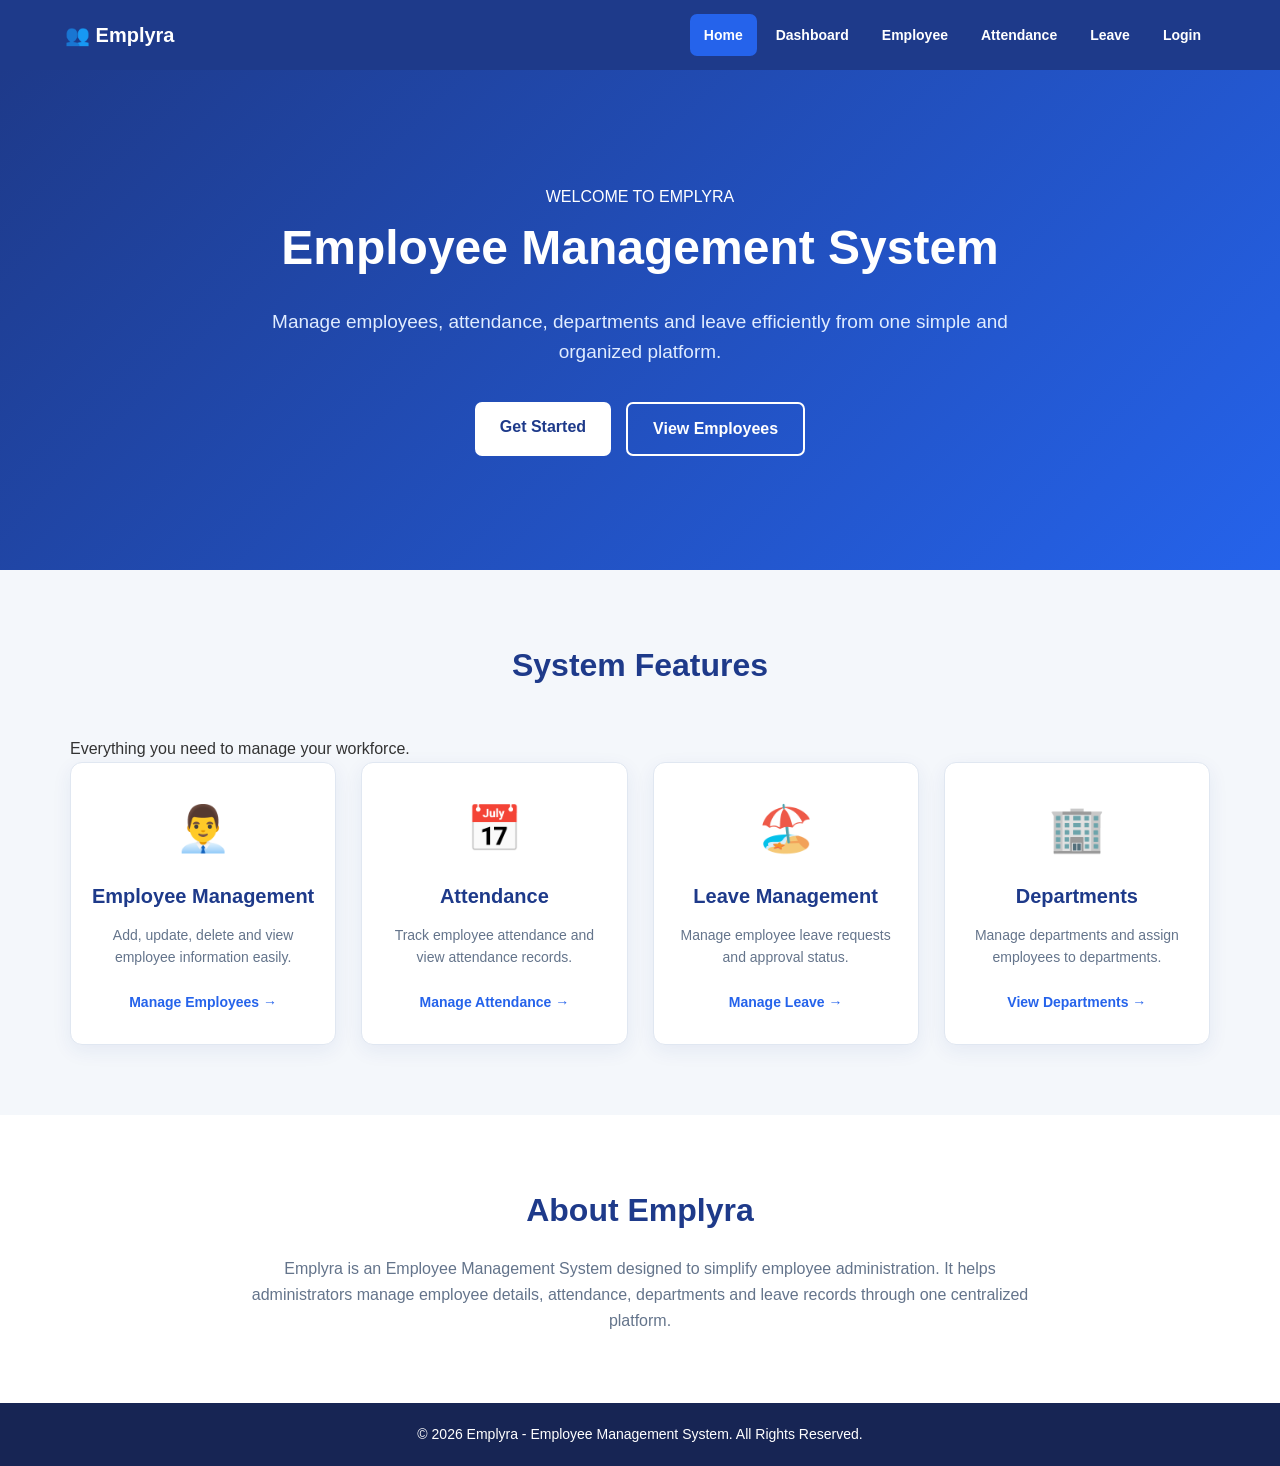
<file: index.html>
<!DOCTYPE html>
<html lang="en">
<head>
    <meta charset="UTF-8">
    <meta name="viewport" content="width=device-width, initial-scale=1.0">
    <title>Emplyra | Employee Management System</title>
    <link rel="stylesheet" href="css/style.css">
</head>

<body>

    <header class="top-navbar">
        <div class="navbar-container">

            <a href="index.html" class="logo">
                👥 Emplyra
            </a>

            <nav class="navbar-links">
                <a href="index.html" class="active">Home</a>
                <a href="dashboard.html">Dashboard</a>
                <a href="employee.html">Employee</a>
                <a href="attendance.html">Attendance</a>
                <a href="leave.html">Leave</a>
                <a href="login.html">Login</a>
            </nav>

        </div>
    </header>

    <main>

        <section class="hero">
            <div class="hero-content">

                <span class="hero-label">WELCOME TO EMPLYRA</span>

                <h1>Employee Management System</h1>

                <p>
                    Manage employees, attendance, departments and leave
                    efficiently from one simple and organized platform.
                </p>

                <div class="hero-buttons">
                    <a href="login.html" class="btn primary-btn">
                        Get Started
                    </a>

                    <a href="employee.html" class="btn secondary-btn">
                        View Employees
                    </a>
                </div>

            </div>
        </section>

        <section class="features">

            <div class="section-heading">
                <h2>System Features</h2>
                <p>Everything you need to manage your workforce.</p>
            </div>

            <div class="feature-container">

                <div class="feature-card">
                    <div class="icon">👨‍💼</div>
                    <h3>Employee Management</h3>
                    <p>
                        Add, update, delete and view employee information
                        easily.
                    </p>
                    <a href="employee.html">Manage Employees →</a>
                </div>

                <div class="feature-card">
                    <div class="icon">📅</div>
                    <h3>Attendance</h3>
                    <p>
                        Track employee attendance and view attendance
                        records.
                    </p>
                    <a href="attendance.html">Manage Attendance →</a>
                </div>

                <div class="feature-card">
                    <div class="icon">🏖️</div>
                    <h3>Leave Management</h3>
                    <p>
                        Manage employee leave requests and approval status.
                    </p>
                    <a href="leave.html">Manage Leave →</a>
                </div>

                <div class="feature-card">
                    <div class="icon">🏢</div>
                    <h3>Departments</h3>
                    <p>
                        Manage departments and assign employees to
                        departments.
                    </p>
                    <a href="employee.html">View Departments →</a>
                </div>

            </div>
        </section>

        <section class="about">
            <div class="about-content">

                <h2>About Emplyra</h2>

                <p>
                    Emplyra is an Employee Management System designed to
                    simplify employee administration. It helps administrators
                    manage employee details, attendance, departments and
                    leave records through one centralized platform.
                </p>

            </div>
        </section>

    </main>

    <footer>
        <p>
            &copy; <span id="currentYear">2026</span>
            Emplyra - Employee Management System. All Rights Reserved.
        </p>
    </footer>

    <script src="js/index.js"></script>

</body>
</html>
</file>
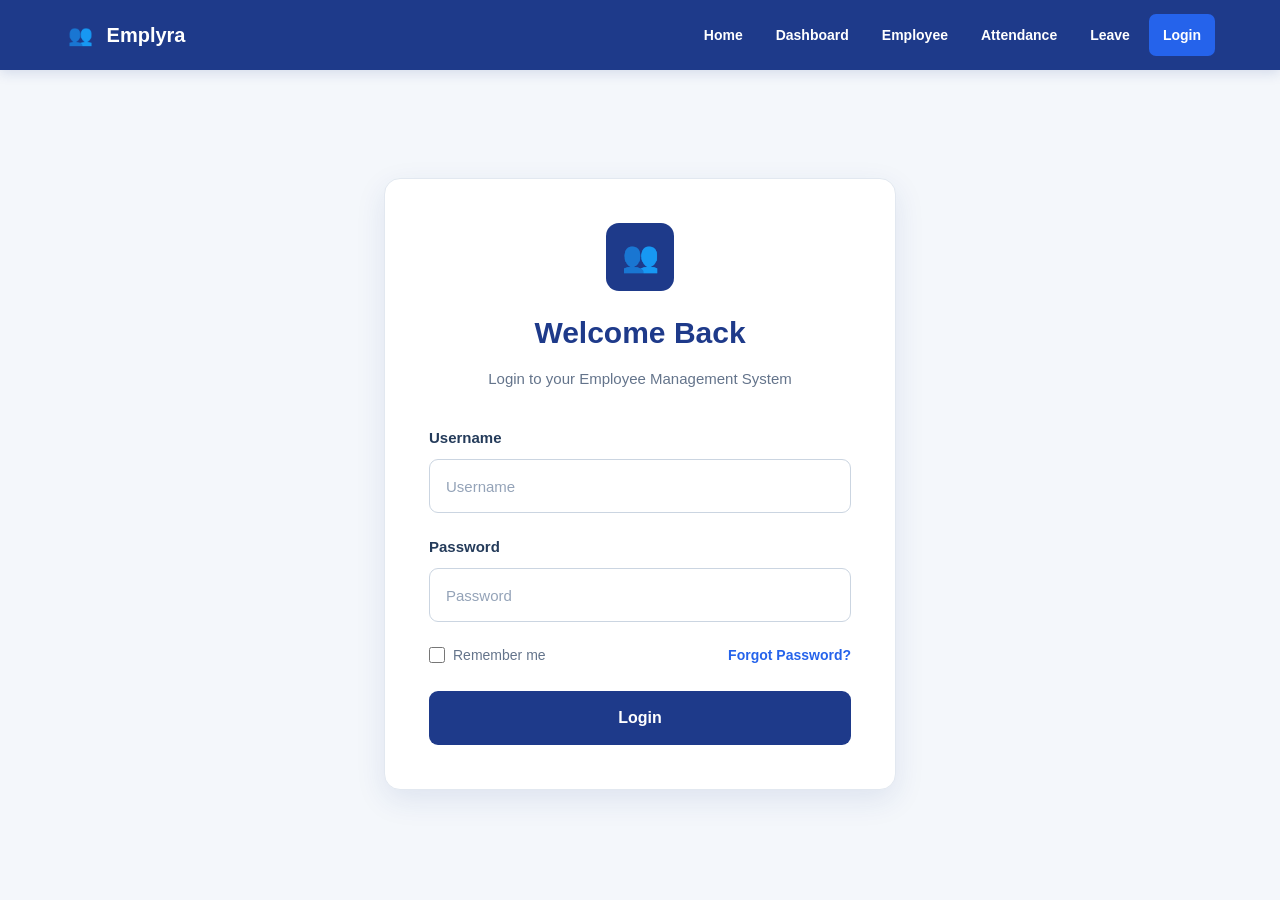
<file: attendance.html>
<!DOCTYPE html>
<html lang="en">

<head>
    <meta charset="UTF-8">
    <meta name="viewport" content="width=device-width, initial-scale=1.0">
    <title>Attendance - Emplyra</title>
    <link rel="stylesheet" href="css/style.css">
    <link rel="stylesheet" href="css/attendance.css">
</head>

<body>

    <header class="top-navbar">
        <div class="navbar-container">

            <a href="index.html" class="logo">
                👥 Emplyra
            </a>

            <nav class="navbar-links">
                <a href="index.html">Home</a>
                <a href="dashboard.html">Dashboard</a>
                <a href="employee.html">Employee</a>
                <a href="attendance.html" class="active">Attendance</a>
                <a href="leave.html">Leave</a>
                <a href="#" id="logoutBtn">Logout</a>
            </nav>

        </div>
    </header>

    <main class="attendance-page">

        <div class="attendance-header">
            <div>
                <h1>Employee Attendance</h1>
                <p>Mark and manage employee attendance efficiently.</p>
            </div>

            <div class="header-icon">📅</div>
        </div>

        <section class="attendance-card">

            <div class="card-title">
                <div class="icon-box">👤</div>
                <h2>Mark Attendance</h2>
            </div>

            <form id="attendanceForm" class="attendance-form">

                <div class="form-group">
                    <label for="employee">Employee</label>

                    <select id="employee" required>
                        <option value="">Select Employee</option>
                    </select>
                </div>

                <div class="form-group">
                    <label for="attendanceDate">Date</label>
                    <input type="date" id="attendanceDate" required>
                </div>

                <div class="form-group">
                    <label for="status">Status</label>

                    <select id="status" required>
                        <option value="">Select Status</option>
                        <option value="Present">Present</option>
                        <option value="Absent">Absent</option>
                        <option value="Leave">Leave</option>
                    </select>
                </div>

                <button type="submit" class="attendance-btn">
                    Mark Attendance
                </button>

            </form>

        </section>

        <section class="attendance-card">

            <div class="card-title">
                <div class="icon-box">▣</div>
                <h2>Attendance Records</h2>
            </div>

            <div class="table-container">

                <table class="attendance-table">

                    <thead>
                        <tr>
                            <th>Employee ID</th>
                            <th>Employee Name</th>
                            <th>Date</th>
                            <th>Status</th>
                        </tr>
                    </thead>

                    <tbody id="attendanceTableBody">
                        <tr>
                            <td colspan="4" class="attendance-empty">
                                No attendance records found.
                            </td>
                        </tr>
                    </tbody>

                </table>

            </div>

        </section>

    </main>

    <footer class="home-footer">
        © 2026 Emplyra. All rights reserved.
    </footer>

    <script src="js/api.js"></script>
    <script src="js/attendance.js"></script>

</body>
</html>
</file>
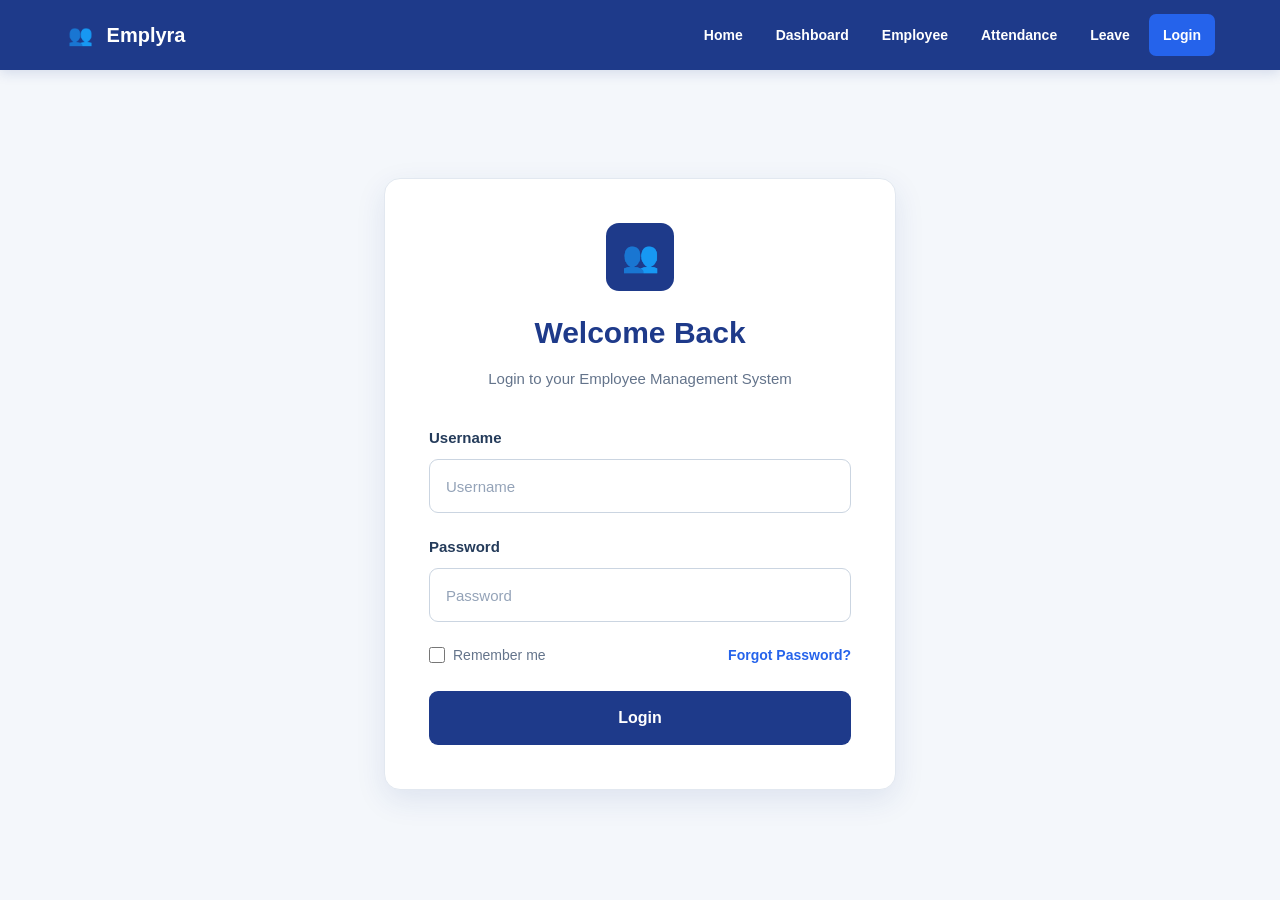
<file: dashboard.html>
<!DOCTYPE html>
<html lang="en">

<head>
    <meta charset="UTF-8">
    <meta name="viewport" content="width=device-width, initial-scale=1.0">

    <title>Emplyra - Employee Management System</title>

    <link rel="stylesheet" href="css/style.css">
    <link rel="stylesheet" href="css/dashboard.css">

</head>

<body>

    <header class="top-navbar">

        <div class="navbar-container">

            <a href="index.html" class="logo">
                <span class="logo-icon">👥</span>
                <span>Emplyra</span>
            </a>

            <nav class="navbar-links">

                <a href="index.html">
                    Home
                </a>

                <a href="dashboard.html" class="active">
                    Dashboard
                </a>

                <a href="employee.html">
                    Employee
                </a>

                <a href="attendance.html">
                    Attendance
                </a>

                <a href="leave.html">
                    Leave
                </a>

                <a href="#" id="logoutBtn">
                    Logout
                </a>

            </nav>

        </div>

    </header>

    <main class="dashboard-page">

        <div class="dashboard-container">

            <section class="dashboard-header">

                <div>

                    <p class="dashboard-welcome">
                        Welcome back 👋
                    </p>

                    <h1>
                        Dashboard
                    </h1>

                    <p class="dashboard-subtitle">
                        Here's what's happening with your employees today.
                    </p>

                </div>

                <div class="dashboard-date">

                    <span>📅</span>

                    <div>

                        <small>
                            Today
                        </small>

                        <strong id="currentDate">
                            Loading...
                        </strong>

                    </div>

                </div>

            </section>

            <section class="stats-grid">

                <div class="stat-card">

                    <div class="stat-icon employee-icon">
                        👥
                    </div>

                    <div class="stat-content">

                        <p>
                            Total Employees
                        </p>

                        <h2 id="totalEmployee">
                            100
                        </h2>

                        <span class="stat-info">
                            Active employees
                        </span>

                    </div>

                </div>

                <div class="stat-card">

                    <div class="stat-icon present-icon">
                        ✓
                    </div>

                    <div class="stat-content">

                        <p>
                            Present Today
                        </p>

                        <h2 id="presentEmployee">
                            78
                        </h2>

                        <span class="stat-success" id="presentPercentage">
                            78.0% attendance
                        </span>

                    </div>

                </div>

                <div class="stat-card">

                    <div class="stat-icon absent-icon">
                        !
                    </div>

                    <div class="stat-content">

                        <p>
                            Absent Today
                        </p>

                        <h2 id="absentEmployee">
                            10
                        </h2>

                        <span class="stat-danger" id="absentPercentage">
                            10.0% of employees
                        </span>

                    </div>

                </div>

                <div class="stat-card">

                    <div class="stat-icon leave-icon">
                        →
                    </div>

                    <div class="stat-content">

                        <p>
                            On Leave
                        </p>

                        <h2 id="leaveEmployee">
                            9
                        </h2>

                        <span class="stat-warning" id="leavePercentage">
                            9.0% of employees
                        </span>

                    </div>

                </div>

            </section>

            <section class="dashboard-grid">

                <div class="dashboard-card">

                    <div class="card-header">

                        <div>

                            <h2>
                                Attendance Overview
                            </h2>

                            <p>
                                Today's attendance statistics
                            </p>

                        </div>

                        <a href="attendance.html">
                            View Details
                        </a>

                    </div>

                    <div class="attendance-progress">

                        <div class="progress-info">

                            <span>
                                Present
                            </span>

                            <strong id="attendancePresent">
                                78.0%
                            </strong>

                        </div>

                        <div class="progress-bar">

                            <div class="progress-present" id="presentProgress" style="width: 78%;">

                            </div>

                        </div>

                    </div>

                    <div class="attendance-progress">

                        <div class="progress-info">

                            <span>
                                Absent
                            </span>

                            <strong id="attendanceAbsent">
                                10.0%
                            </strong>

                        </div>

                        <div class="progress-bar">

                            <div class="progress-absent" id="absentProgress" style="width: 10%;">

                            </div>

                        </div>

                    </div>

                    <div class="attendance-progress">

                        <div class="progress-info">

                            <span>
                                Leave
                            </span>

                            <strong id="attendanceLeave">
                                9.0%
                            </strong>

                        </div>

                        <div class="progress-bar">

                            <div class="progress-leave" id="leaveProgress" style="width: 9%;">

                            </div>

                        </div>

                    </div>

                    <div class="attendance-summary">

                        <span>
                            <span class="summary-dot present-dot"></span>
                            Present
                        </span>

                        <span>
                            <span class="summary-dot absent-dot"></span>
                            Absent
                        </span>

                        <span>
                            <span class="summary-dot leave-dot"></span>
                            Leave
                        </span>

                    </div>

                </div>

                <div class="dashboard-card">

                    <div class="card-header">

                        <div>

                            <h2>
                                Quick Actions
                            </h2>

                            <p>
                                Manage your employees quickly
                            </p>

                        </div>

                    </div>

                    <div class="action-grid">

                        <a href="employee.html" class="action-card">

                            <div class="action-icon">
                                ➕
                            </div>

                            <div>

                                <strong>
                                    Add Employee
                                </strong>

                                <small>
                                    Add new employee
                                </small>

                            </div>

                        </a>

                        <a href="employee.html" class="action-card">

                            <div class="action-icon">
                                👥
                            </div>

                            <div>

                                <strong>
                                    Employee
                                </strong>

                                <small>
                                    Manage employees
                                </small>

                            </div>

                        </a>

                        <a href="attendance.html" class="action-card">

                            <div class="action-icon">
                                📅
                            </div>

                            <div>

                                <strong>
                                    Attendance
                                </strong>

                                <small>
                                    Mark attendance
                                </small>

                            </div>

                        </a>

                        <a href="leave.html" class="action-card">

                            <div class="action-icon">
                                📝
                            </div>

                            <div>

                                <strong>
                                    Leave Requests
                                </strong>

                                <small>
                                    Manage leave requests
                                </small>

                            </div>

                        </a>

                    </div>

                </div>

            </section>

            <section class="dashboard-card recent-section">

                <div class="card-header">

                    <div>

                        <h2>
                            Recent Employees
                        </h2>

                        <p>
                            Recently added employees
                        </p>

                    </div>

                    <a href="employee.html">
                        View All
                    </a>

                </div>

                <div class="table-container">

                    <table class="dashboard-table">

                        <thead>

                            <tr>

                                <th>
                                    Employee
                                </th>

                                <th>
                                    Department
                                </th>

                                <th>
                                    Position
                                </th>

                                <th>
                                    Status
                                </th>

                            </tr>

                        </thead>

                        <tbody id="recentEmployeesTable">

                            <tr>

                                <td>

                                    <div class="employee-info">

                                        <div class="employee-avatar">
                                            AK
                                        </div>

                                        <div>

                                            <strong>
                                                Amit Kumar
                                            </strong>

                                            <small>
                                                EMP001
                                            </small>

                                        </div>

                                    </div>

                                </td>

                                <td>
                                    IT
                                </td>

                                <td>
                                    Software Developer
                                </td>

                                <td>

                                    <span class="employee-status active-status">
                                        Active
                                    </span>

                                </td>

                            </tr>

                            <tr>

                                <td>

                                    <div class="employee-info">

                                        <div class="employee-avatar">
                                            PS
                                        </div>

                                        <div>

                                            <strong>
                                                Priya Sharma
                                            </strong>

                                            <small>
                                                EMP002
                                            </small>

                                        </div>

                                    </div>

                                </td>

                                <td>
                                    HR
                                </td>

                                <td>
                                    HR Manager
                                </td>

                                <td>

                                    <span class="employee-status active-status">
                                        Active
                                    </span>

                                </td>

                            </tr>

                            <tr>

                                <td>

                                    <div class="employee-info">

                                        <div class="employee-avatar">
                                            SS
                                        </div>

                                        <div>

                                            <strong>
                                                Shreya Singh
                                            </strong>

                                            <small>
                                                EMP003
                                            </small>

                                        </div>

                                    </div>

                                </td>

                                <td>
                                    Finance
                                </td>

                                <td>
                                    Accountant
                                </td>

                                <td>

                                    <span class="employee-status active-status">
                                        Active
                                    </span>

                                </td>

                            </tr>

                        </tbody>

                    </table>

                </div>

            </section>

        </div>

    </main>

    <script src="js/api.js"></script>
    <script src="js/dashboard.js"></script>

</body>

</html>
</file>
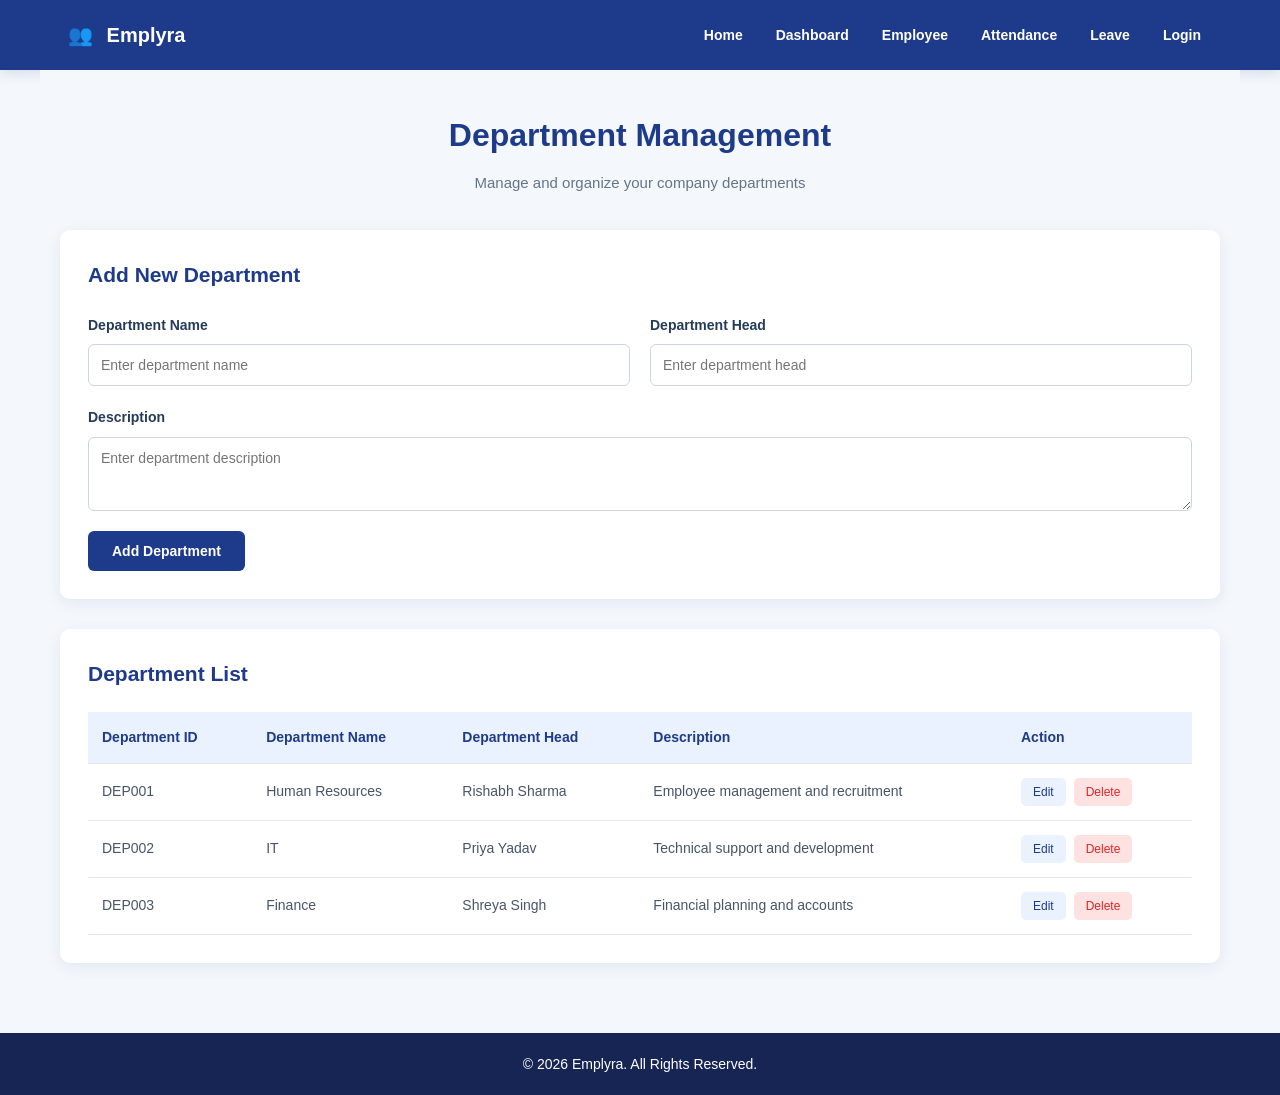
<file: departments.html>
<!DOCTYPE html>
<html lang="en">
<head>
    <meta charset="UTF-8">
    <meta name="viewport" content="width=device-width, initial-scale=1.0">
    <title>Departments - Emplyra</title>
    <link rel="stylesheet" href="css/style.css">
    <link rel="stylesheet" href="css/departments.css">
</head>
<body>

    <header class="top-navbar">
        <div class="navbar-container">
            <div class="logo">
                <span class="logo-icon">👥</span>
                <span>Emplyra</span>
            </div>

            <nav class="navbar-links">
                <a href="index.html">Home</a>
                <a href="dashboard.html">Dashboard</a>
                <a href="employee.html">Employee</a>
                <a href="attendance.html">Attendance</a>
                <a href="leave.html">Leave</a>
                <a href="login.html">Login</a>
            </nav>
        </div>
    </header>

    <main class="departments-page">

        <section class="departments-header">
            <h1>Department Management</h1>
            <p>Manage and organize your company departments</p>
        </section>

        <section class="department-card">
            <h2>Add New Department</h2>

            <form id="departmentForm">

                <div class="form-group">
                    <label for="departmentName">Department Name</label>
                    <input
                        type="text"
                        id="departmentName"
                        placeholder="Enter department name"
                        required
                    >
                </div>

                <div class="form-group">
                    <label for="departmentHead">Department Head</label>
                    <input
                        type="text"
                        id="departmentHead"
                        placeholder="Enter department head"
                        required
                    >
                </div>

                <div class="form-group">
                    <label for="departmentDescription">Description</label>
                    <textarea
                        id="departmentDescription"
                        placeholder="Enter department description"
                        rows="3"
                        required
                    ></textarea>
                </div>

                <button type="submit" class="department-btn">
                    Add Department
                </button>

            </form>
        </section>

        <section class="department-card">
            <h2>Department List</h2>

            <div class="table-container">
                <table class="department-table">
                    <thead>
                        <tr>
                            <th>Department ID</th>
                            <th>Department Name</th>
                            <th>Department Head</th>
                            <th>Description</th>
                            <th>Action</th>
                        </tr>
                    </thead>

                    <tbody id="departmentTableBody">
                        <tr>
                            <td>DEP001</td>
                            <td>Human Resources</td>
                            <td>Rishabh Sharma</td>
                            <td>Employee management and recruitment</td>
                            <td>Default</td>
                        </tr>
                        <tr>
                            <td>DEP002</td>
                            <td>IT</td>
                            <td>Priya Yadav</td>
                            <td>Technical support and development</td>
                            <td>Default</td>
                        </tr>
                        <tr>
                            <td>DEP003</td>
                            <td>Finance</td>
                            <td>Shreya Singh</td>
                            <td>Financial planning and accounts</td>
                            <td>Default</td>
                        </tr>
                    </tbody>
                </table>
            </div>
        </section>

    </main>

    <footer>
        <p>&copy; 2026 Emplyra. All Rights Reserved.</p>
    </footer>

    <script src="js/departments.js"></script>

</body>
</html>
</file>
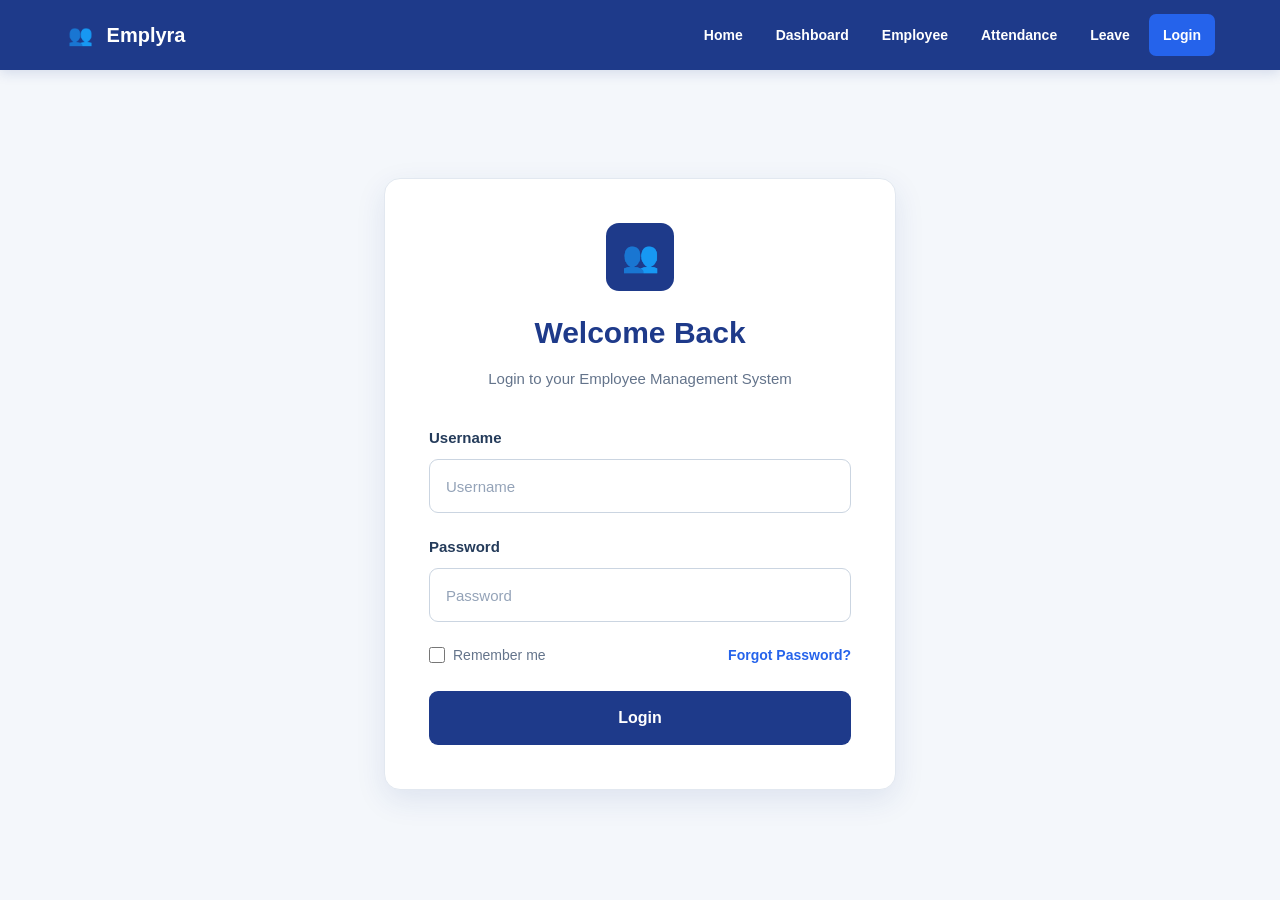
<file: employee.html>
<!DOCTYPE html>
<html lang="en">
<head>
    <meta charset="UTF-8">
    <meta name="viewport" content="width=device-width, initial-scale=1.0">
    <title>Employees | Emplyra</title>

    <link rel="stylesheet" href="css/style.css">
    <link rel="stylesheet" href="css/employee.css">
</head>
<body>

    <header class="top-navbar">
        <div class="navbar-container">
            <a href="index.html" class="logo">
                <span class="logo-icon">👥</span>
                <span>Emplyra</span>
            </a>

            <nav class="navbar-links">
                <a href="index.html">Home</a>
                <a href="dashboard.html">Dashboard</a>
                <a href="employee.html" class="active">Employee</a>
                <a href="attendance.html">Attendance</a>
                <a href="leave.html">Leave</a>
                <a href="#" id="logoutBtn"> Logout</a>
            </nav>
        </div>
    </header>

    <main class="employee-page">

        <div class="page-header">
            <div>
                <span class="page-tag">EMPLOYEE MANAGEMENT</span>
                <h1>Employees</h1>
                <p>Manage and organize your employee records.</p>
            </div>

            <div class="employee-header-actions">
                <button class="department-toggle-btn" type="button" onclick="toggleDepartmentSection()">
                    Manage Departments
                </button>

                <button class="add-employee-btn" type="button" onclick="openEmployeeForm()">
                    + Add Employee
                </button>
            </div>
        </div>

        <section class="department-management" id="departmentSection" style="display: none;">

            <div class="department-section-header">
                <div>
                    <h2>Department Management</h2>
                    <p>Add and manage your company departments.</p>
                </div>

                <button class="close-form-btn" type="button" onclick="toggleDepartmentSection()">×</button>
            </div>

            <form id="departmentForm">
                <div class="department-form-grid">
                    <div class="input-group">
                        <label for="departmentName">Department Name</label>
                        <input type="text" id="departmentName" placeholder="Enter department name" required>
                    </div>

                    <div class="input-group">
                        <label for="departmentHead">Department Head</label>
                        <input type="text" id="departmentHead" placeholder="Enter department head" required>
                    </div>

                    <div class="input-group">
                        <label for="departmentDescription">Description</label>
                        <input type="text" id="departmentDescription" placeholder="Enter department description">
                    </div>
                </div>

                <div class="form-actions">
                    <button type="submit" class="save-btn" id="departmentSaveBtn">Save Department</button>
                    <button type="reset" class="cancel-btn">Clear</button>
                </div>
            </form>

            <div class="department-records">
                <h3>Department Records</h3>

                <div class="table-wrapper">
                    <table class="employee-table department-table">
                        <thead>
                            <tr>
                                <th>ID</th>
                                <th>Department</th>
                                <th>Department Head</th>
                                <th>Description</th>
                                <th>Action</th>
                            </tr>
                        </thead>

                        <tbody id="departmentTableBody"></tbody>
                    </table>
                </div>
            </div>

        </section>

        <section class="employee-form" id="employeeForm">

            <div class="form-title">
                <h2>Add New Employee</h2>
                <button class="close-form-btn" type="button" onclick="closeEmployeeForm()">×</button>
            </div>

            <form id="employeeFormData">

                <div class="input-group">
                    <label for="employeeName">Full Name</label>
                    <input type="text" id="employeeName" placeholder="Enter full name" required>
                </div>

                <div class="input-group">
                    <label for="employeeEmail">Email Address</label>
                    <input type="email" id="employeeEmail" placeholder="Enter email address" required>
                </div>

                <div class="input-group">
                    <label for="employeeDepartment">Department</label>
                    <select id="employeeDepartment" required>
                        <option value="">Select Department</option>
                        <option value="IT">IT</option>
                        <option value="HR">HR</option>
                        <option value="Finance">Finance</option>
                        <option value="Marketing">Marketing</option>
                        <option value="Sales">Sales</option>
                    </select>
                </div>

                <div class="input-group">
                    <label for="employeePosition">Position</label>
                    <input type="text" id="employeePosition" placeholder="Enter position" required>
                </div>

                <div class="input-group">
                    <label for="employeeDate">Joining Date</label>
                    <input type="date" id="employeeDate" required>
                </div>

                <div class="input-group">
                    <label for="employeePhone">Phone Number</label>
                    <input type="tel" id="employeePhone" placeholder="Enter phone number" required>
                </div>

                <div class="form-actions">
                    <button type="submit" class="save-btn">Save Employee</button>
                    <button type="button" class="cancel-btn" onclick="closeEmployeeForm()">Cancel</button>
                </div>

            </form>
        </section>

        <section class="records-card">

            <div class="records-top">
                <div>
                    <h2>Employee Records</h2>
                    <p>View and manage all employees.</p>
                </div>

                <input
                    type="text"
                    id="employeeSearch"
                    class="employee-search"
                    placeholder="Search employees..."
                    onkeyup="searchEmployee()"
                >
            </div>

            <div class="table-wrapper">
                <table class="employee-table">
                    <thead>
                        <tr>
                            <th>ID</th>
                            <th>Employee</th>
                            <th>Email</th>
                            <th>Department</th>
                            <th>Position</th>
                            <th>Joining Date</th>
                            <th>Action</th>
                        </tr>
                    </thead>

                    <tbody id="employeeTableBody"></tbody>
                </table>
            </div>

        </section>

    </main>

   <script src="js/api.js"></script>
   <script src="js/employee.js"></script>

</body>
</html>
</file>
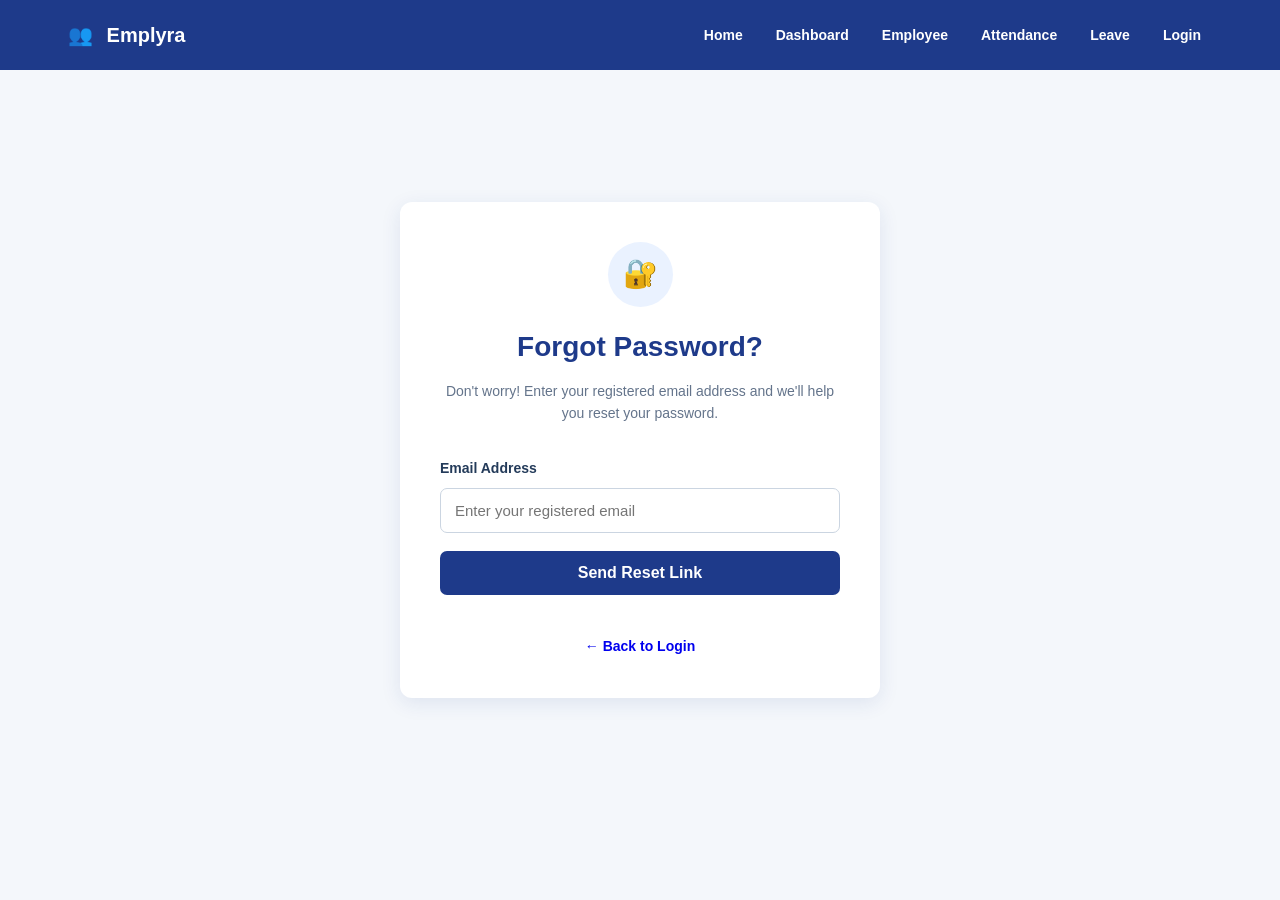
<file: forgot-password.html>
<!DOCTYPE html>
<html lang="en">
<head>
    <meta charset="UTF-8">
    <meta name="viewport" content="width=device-width, initial-scale=1.0">
    <title>Forgot Password - Emplyra</title>
    <link rel="stylesheet" href="css/style.css">
    <link rel="stylesheet" href="css/forgot-password.css">
</head>
<body>

    <header class="top-navbar">
        <div class="navbar-container">

            <a href="index.html" class="logo">
                <span class="logo-icon">👥</span>
                <span>Emplyra</span>
            </a>

            <nav class="navbar-links">
                <a href="index.html">Home</a>
                <a href="dashboard.html">Dashboard</a>
                <a href="employee.html">Employee</a>
                <a href="attendance.html">Attendance</a>
                <a href="leave.html">Leave</a>
                <a href="login.html">Login</a>
            </nav>

        </div>
    </header>

    <main class="forgot-page">

        <div class="forgot-box">

            <div class="forgot-header">

                <div class="forgot-icon">🔐</div>

                <h1>Forgot Password?</h1>

                <p>
                    Don't worry! Enter your registered email address
                    and we'll help you reset your password.
                </p>

            </div>

            <form id="forgotForm">

                <div class="input-group">
                    <label for="email">Email Address</label>

                    <input
                        type="email"
                        id="email"
                        placeholder="Enter your registered email"
                        autocomplete="email"
                        required
                    >
                </div>

                <button type="submit" class="reset-btn">
                    Send Reset Link
                </button>

                <p id="resetMessage" aria-live="polite"></p>

            </form>

            <div class="back-login">
                <a href="login.html">← Back to Login</a>
            </div>

        </div>

    </main>

    <script src="js/forgot-password.js"></script>

</body>
</html>
</file>
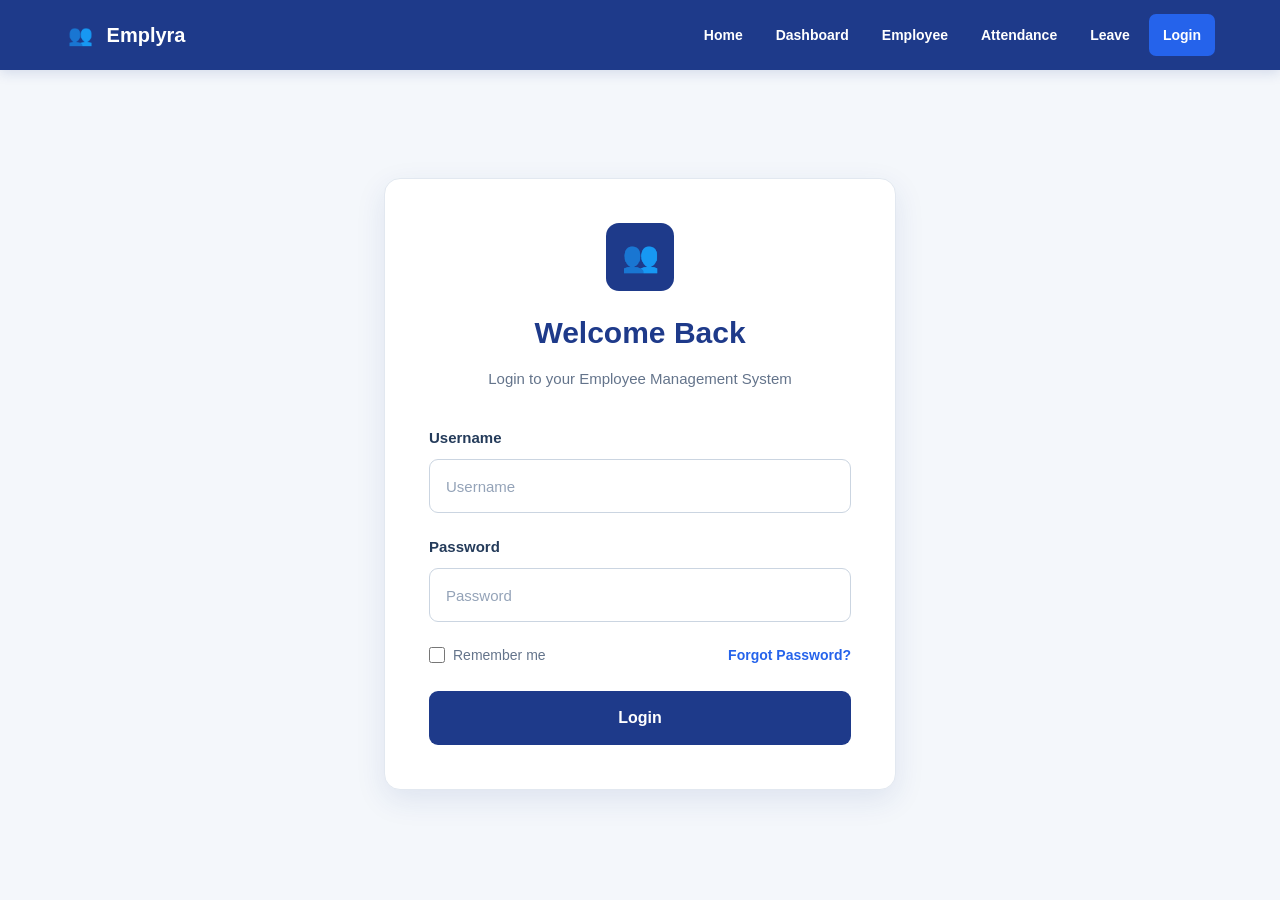
<file: leave.html>
<!DOCTYPE html>
<html lang="en">

<head>
    <meta charset="UTF-8">
    <meta name="viewport" content="width=device-width, initial-scale=1.0">
    <title>Leave Management - Emplyra</title>
    <link rel="stylesheet" href="css/style.css">
    <link rel="stylesheet" href="css/leave.css">
</head>

<body>

    <nav class="top-navbar">
        <div class="logo">
            <span>👥</span>
            <span>Emplyra</span>
        </div>

        <ul class="navbar-links">
            <li><a href="index.html">Home</a></li>
            <li><a href="dashboard.html">Dashboard</a></li>
            <li><a href="employee.html">Employee</a></li>
            <li><a href="attendance.html">Attendance</a></li>
            <li><a href="leave.html" class="active">Leave</a></li>
            <li><a href="#" id="logoutBtn">Logout</a></li>
        </ul>
    </nav>

    <main class="leave-page">

        <div class="leave-header">
            <div class="header-icon">📅</div>
            <div>
                <h1>Leave Management</h1>
                <p>Manage employee leave requests easily.</p>
            </div>
        </div>

        <section class="leave-card">

            <div class="card-title">
                <div class="icon-box">📝</div>
                <div>
                    <h2>Apply for Leave</h2>
                    <p>Submit a new employee leave request.</p>
                </div>
            </div>

            <form id="leaveForm" class="leave-form">

                <div class="form-group">
                    <label for="leaveEmployee">Select Employee</label>
                    <select id="leaveEmployee" required>
                        <option value="">Select Employee</option>
                    </select>
                </div>

                <div class="form-group">
                    <label for="leaveType">Leave Type</label>
                    <select id="leaveType" required>
                        <option value="">Select Leave Type</option>
                        <option value="Casual Leave">Casual Leave</option>
                        <option value="Sick Leave">Sick Leave</option>
                        <option value="Annual Leave">Annual Leave</option>
                        <option value="Emergency Leave">Emergency Leave</option>
                    </select>
                </div>

                <div class="form-group">
                    <label for="fromDate">From Date</label>
                    <input type="date" id="fromDate" required>
                </div>

                <div class="form-group">
                    <label for="toDate">To Date</label>
                    <input type="date" id="toDate" required>
                </div>

                <div class="form-group full-width">
                    <label for="leaveReason">Reason for Leave</label>
                    <textarea id="leaveReason" placeholder="Enter reason for leave..." required></textarea>
                </div>

                <button type="submit" class="leave-btn">Submit Leave Request</button>

            </form>
        </section>

        <section class="leave-card">

            <div class="card-title">
                <div class="icon-box">📋</div>
                <div>
                    <h2>Leave Requests</h2>
                    <p>View all submitted employee leave requests.</p>
                </div>
            </div>

            <div class="table-container">
                <table class="leave-table">
                    <thead>
                        <tr>
                            <th>Employee ID</th>
                            <th>Employee Name</th>
                            <th>Leave Type</th>
                            <th>From</th>
                            <th>To</th>
                            <th>Reason</th>
                            <th>Status</th>
                            <th>Actions</th>
                        </tr>
                    </thead>

                    <tbody id="leaveTableBody">
                        <tr>
                            <td colspan="8" class="leave-empty">Loading leave requests...</td>
                        </tr>
                    </tbody>
                </table>
            </div>

        </section>

    </main>

    <script src="js/api.js"></script>
    <script src="js/leave.js"></script>

</body>
</html>
</file>
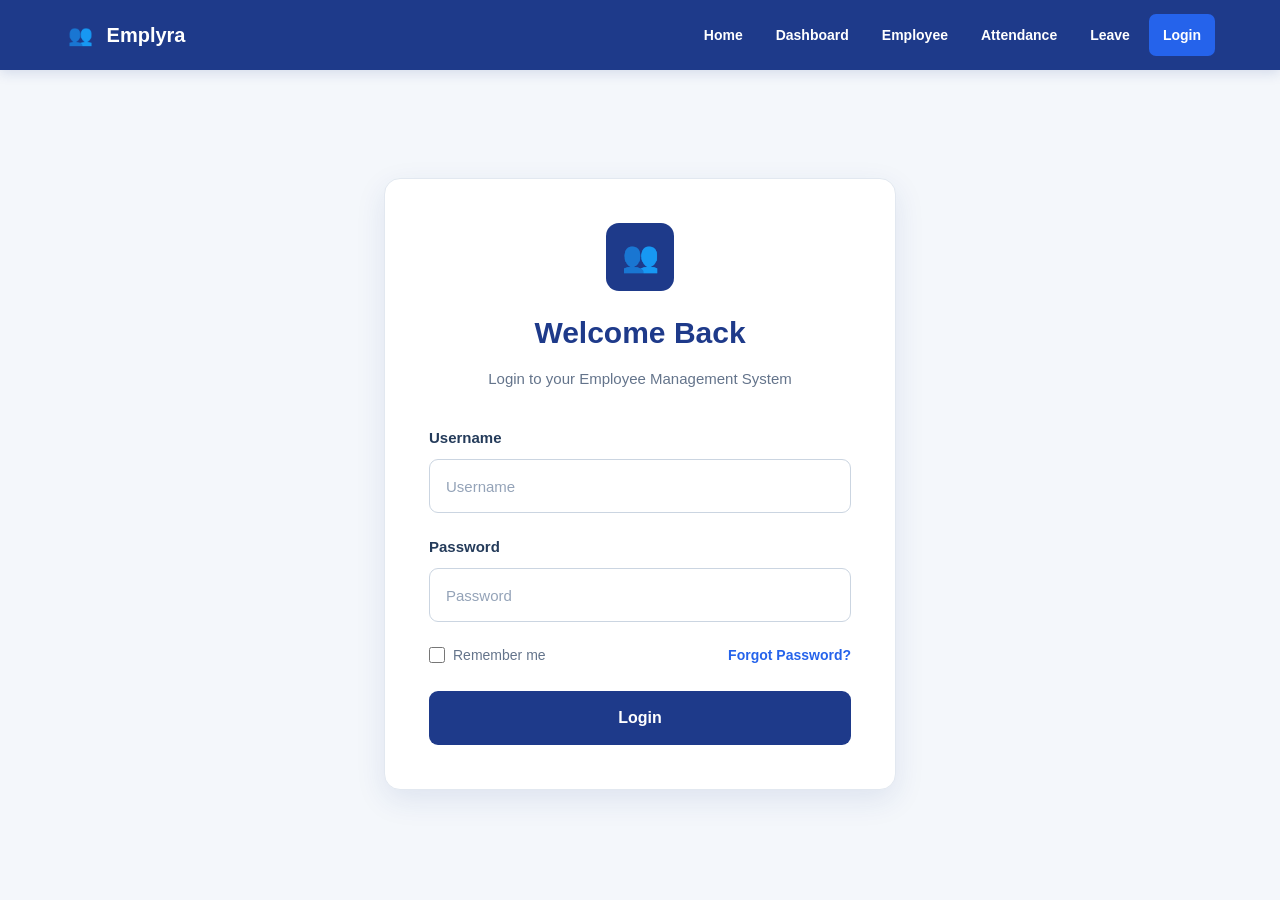
<file: login.html>
<!DOCTYPE html>
<html lang="en">
<head>
    <meta charset="UTF-8">
    <meta name="viewport" content="width=device-width, initial-scale=1.0">
    <title>Login - Emplyra</title>
    <link rel="stylesheet" href="css/style.css">
    <link rel="stylesheet" href="css/login.css">
</head>
<body>

    <header class="top-navbar">
        <div class="navbar-container">
            <div class="logo">
                <span class="logo-icon">👥</span>
                <span>Emplyra</span>
            </div>

            <nav class="navbar-links">
                <a href="index.html">Home</a>
                <a href="dashboard.html">Dashboard</a>
                <a href="employee.html">Employee</a>
                <a href="attendance.html">Attendance</a>
                <a href="leave.html">Leave</a>
                <a href="login.html" class="active">Login</a>
            </nav>
        </div>
    </header>

    <main class="login-page">
        <div class="login-box">

            <div class="login-header">
                <div class="login-icon">👥</div>
                <h1>Welcome Back</h1>
                <p>Login to your Employee Management System</p>
            </div>

            <form id="loginForm">

                <div class="input-group">
                    <label for="username">Username</label>
                    <input
                        type="text"
                        id="username"
                        placeholder="Username"
                        autocomplete="username"
                        required
                    >
                </div>

                <div class="input-group">
                    <label for="password">Password</label>
                    <input
                        type="password"
                        id="password"
                        placeholder="Password"
                        autocomplete="current-password"
                        required
                    >
                </div>

                <div class="login-options">
                    <label class="remember">
                        <input type="checkbox" id="rememberMe">
                        <span>Remember me</span>
                    </label>

                    <a href="forgot-password.html" class="forgot-password">
                        Forgot Password?
                    </a>
                </div>

                <button type="submit" class="login-btn">
                    Login
                </button>

            </form>
        </div>
    </main>

    <script src="js/login.js"></script>

</body>
</html>
</file>
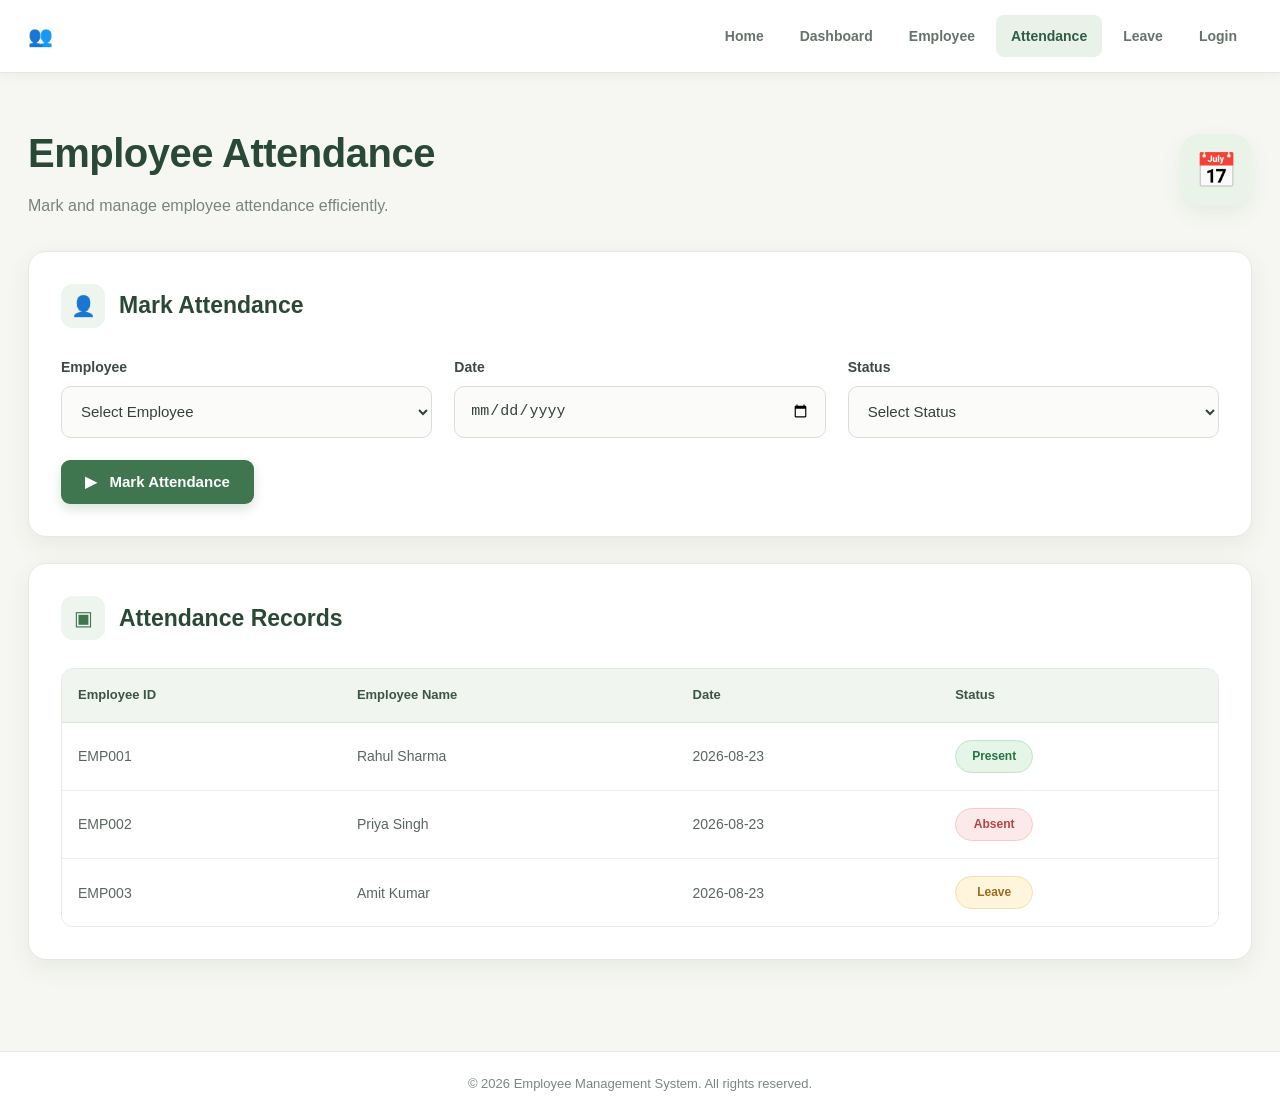
<file: frontend/attendance.html>
<!DOCTYPE html>
<html lang="en">

<head>

    <meta charset="UTF-8">

    <meta name="viewport"
          content="width=device-width, initial-scale=1.0">

    <title>Attendance - Employee Management System</title>

    <!-- Common CSS -->
    <link rel="stylesheet" href="css/style.css">

    <!-- Attendance CSS -->
    <link rel="stylesheet" href="css/attendance.css">

</head>


<body>


    <!-- =========================================
         NAVBAR
    ========================================== -->

    <header class="top-navbar">

        <div class="navbar-container">

            <a href="index.html" class="logo">
                👥 Employee Management System
            </a>


            <nav class="navbar-links">

                <a href="index.html">
                    Home
                </a>

                <a href="dashboard.html">
                    Dashboard
                </a>

                <a href="employee.html">
                    Employee
                </a>

                <a href="attendance.html" class="active">
                    Attendance
                </a>

                <a href="leave.html">
                    Leave
                </a>

                <a href="login.html">
                    Login
                </a>

            </nav>

        </div>

    </header>



    <!-- =========================================
         ATTENDANCE PAGE
    ========================================== -->

    <main class="attendance-page">


        <!-- =====================================
             PAGE HEADER
        ====================================== -->

        <div class="attendance-header">

            <div>

                <h1>
                    Employee Attendance
                </h1>

                <p>
                    Mark and manage employee attendance
                    efficiently.
                </p>

            </div>


            <div class="header-icon">
                📅
            </div>

        </div>



        <!-- =====================================
             MARK ATTENDANCE
        ====================================== -->

        <section class="attendance-card">


            <div class="card-title">

                <div class="icon-box">
                    👤
                </div>

                <h2>
                    Mark Attendance
                </h2>

            </div>



            <form
                id="attendanceForm"
                class="attendance-form">


                <!-- Employee -->

                <div class="form-group">

                    <label for="employee">
                        Employee
                    </label>

                    <select
                        id="employee"
                        required>

                        <option value="">
                            Select Employee
                        </option>

                        <option value="EMP001">
                            EMP001 - Rahul Sharma
                        </option>

                        <option value="EMP002">
                            EMP002 - Priya Singh
                        </option>

                        <option value="EMP003">
                            EMP003 - Amit Kumar
                        </option>

                    </select>

                </div>



                <!-- Date -->

                <div class="form-group">

                    <label for="attendanceDate">
                        Date
                    </label>

                    <input
                        type="date"
                        id="attendanceDate"
                        required>

                </div>



                <!-- Status -->

                <div class="form-group">

                    <label for="status">
                        Status
                    </label>

                    <select
                        id="status"
                        required>

                        <option value="">
                            Select Status
                        </option>

                        <option value="Present">
                            Present
                        </option>

                        <option value="Absent">
                            Absent
                        </option>

                        <option value="Leave">
                            Leave
                        </option>

                    </select>

                </div>



                <!-- Button -->

                <button
                    type="submit"
                    class="attendance-btn">

                    ▶ &nbsp; Mark Attendance

                </button>


            </form>

        </section>



        <!-- =====================================
             ATTENDANCE RECORDS
        ====================================== -->

        <section class="attendance-card">


            <div class="card-title">

                <div class="icon-box">
                    ▣
                </div>

                <h2>
                    Attendance Records
                </h2>

            </div>



            <div class="table-container">

                <table class="attendance-table">


                    <thead>

                        <tr>

                            <th>
                                Employee ID
                            </th>

                            <th>
                                Employee Name
                            </th>

                            <th>
                                Date
                            </th>

                            <th>
                                Status
                            </th>

                        </tr>

                    </thead>



                    <tbody id="attendanceTableBody">


                        <!-- Present -->

                        <tr>

                            <td>
                                EMP001
                            </td>

                            <td>
                                Rahul Sharma
                            </td>

                            <td>
                                2026-08-23
                            </td>

                            <td>

                                <span
                                    class="status status-present">

                                    Present

                                </span>

                            </td>

                        </tr>



                        <!-- Absent -->

                        <tr>

                            <td>
                                EMP002
                            </td>

                            <td>
                                Priya Singh
                            </td>

                            <td>
                                2026-08-23
                            </td>

                            <td>

                                <span
                                    class="status status-absent">

                                    Absent

                                </span>

                            </td>

                        </tr>



                        <!-- Leave -->

                        <tr>

                            <td>
                                EMP003
                            </td>

                            <td>
                                Amit Kumar
                            </td>

                            <td>
                                2026-08-23
                            </td>

                            <td>

                                <span
                                    class="status status-leave">

                                    Leave

                                </span>

                            </td>

                        </tr>


                    </tbody>

                </table>

            </div>

        </section>


    </main>



    <!-- =========================================
         FOOTER
    ========================================== -->

    <footer class="home-footer">

        © 2026 Employee Management System.
        All rights reserved.

    </footer>



    <!-- JavaScript -->

    <script src="js/attendance.js"></script>


</body>

</html>
</file>
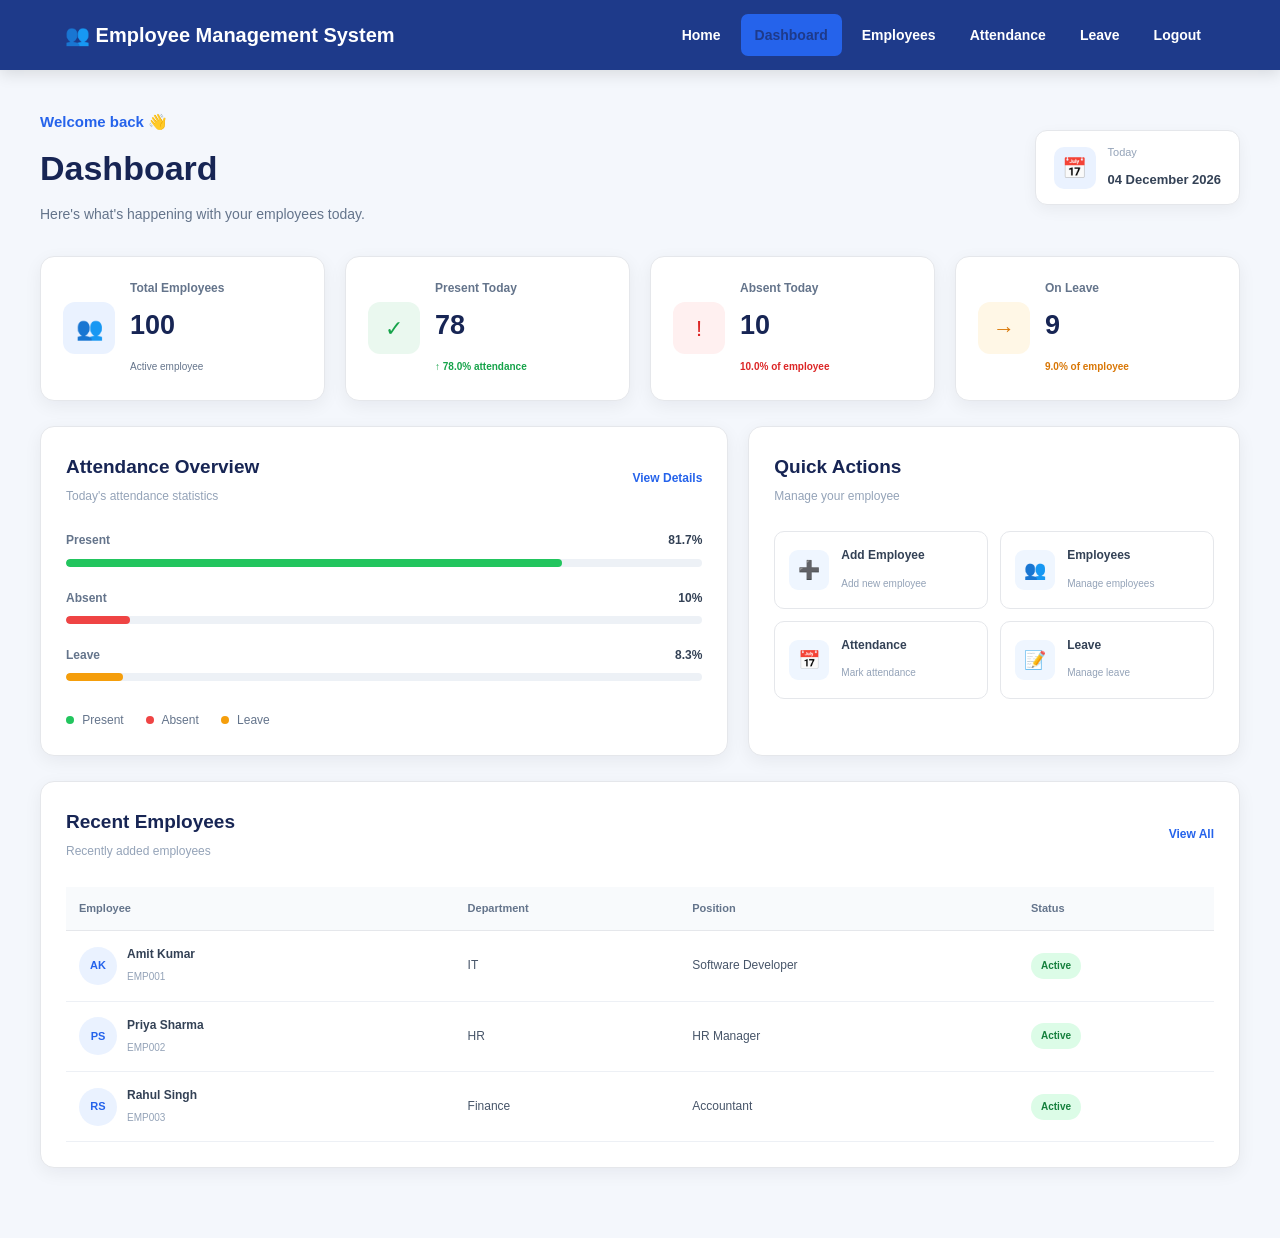
<file: frontend/dashboard.html>
<!DOCTYPE html>
<html lang="en">

<head>

    <meta charset="UTF-8">

    <meta name="viewport" content="width=device-width, initial-scale=1.0">

    <title>Employee Management System - Dashboard</title>

  <link rel="stylesheet" href="css/style.css">
<link rel="stylesheet" href="css/dashboard.css">

</head>

<body>

  <!-- ================= NAVBAR ================= -->

<header class="top-navbar">

    <div class="navbar-container">

        <a href="index.html" class="logo">
            👥 Employee Management System
        </a>

        <nav class="navbar-links">

            <a href="index.html">
                Home
            </a>

            <a href="dashboard.html" class="active">
                Dashboard
            </a>

            <a href="employee.html">
                Employees
            </a>

            <a href="attendance.html">
                Attendance
            </a>

            <a href="leave.html">
                Leave
            </a>

            <a href="login.html">
                Logout
            </a>

        </nav>

    </div>

</header>

    <!-- ================= DASHBOARD ================= -->

    <main class="dashboard-page">

        <div class="dashboard-container">


            <!-- Dashboard Header -->

            <section class="dashboard-header">

                <div>

                    <p class="dashboard-welcome">
                        Welcome back 👋
                    </p>

                    <h1>
                        Dashboard
                    </h1>

                    <p class="dashboard-subtitle">
                        Here's what's happening with your employees today.
                    </p>

                </div>


                <!-- Date -->

                <div class="dashboard-date">

                    <span>📅</span>

                    <div>

                        <small>
                            Today
                        </small>

                        <strong id="currentDate">
                            Loading...
                        </strong>

                    </div>

                </div>

            </section>



            <!-- ================= STAT CARDS ================= -->

            <section class="stats-grid">


                <!-- Total Employees -->

                <div class="stat-card">

                    <div class="stat-icon employees-icon">
                        👥
                    </div>

                    <div class="stat-content">

                        <p>
                            Total Employees
                        </p>

                        <h2 id="totalEmployee">
                            0
                        </h2>

                        <span class="stat-info">
                            Active employee
                        </span>

                    </div>

                </div>



                <!-- Present -->

                <div class="stat-card">

                    <div class="stat-icon present-icon">
                        ✓
                    </div>

                    <div class="stat-content">

                        <p>
                            Present Today
                        </p>

                        <h2 id="presentEmployee">
                            0
                        </h2>

                        <span class="stat-success">
                            0% attendance
                        </span>

                    </div>

                </div>



                <!-- Absent -->

                <div class="stat-card">

                    <div class="stat-icon absent-icon">
                        !
                    </div>

                    <div class="stat-content">

                        <p>
                            Absent Today
                        </p>

                        <h2 id="absentEmployee">
                            0
                        </h2>

                        <span class="stat-danger">
                            0% of employee
                        </span>

                    </div>

                </div>



                <!-- Leave -->

                <div class="stat-card">

                    <div class="stat-icon leave-icon">
                        →
                    </div>

                    <div class="stat-content">

                        <p>
                            On Leave
                        </p>

                        <h2 id="leaveEmployee">
                            0
                        </h2>

                        <span class="stat-warning">
                            0% of employee
                        </span>

                    </div>

                </div>

            </section>



            <!-- ================= MAIN GRID ================= -->

            <section class="dashboard-grid">


                <!-- Attendance Overview -->

                <div class="dashboard-card">

                    <div class="card-header">

                        <div>

                            <h2>
                                Attendance Overview
                            </h2>

                            <p>
                                Today's attendance statistics
                            </p>

                        </div>

                        <a href="attendance.html">
                            View Details
                        </a>

                    </div>


                    <!-- Present -->

                    <div class="attendance-progress">

                        <div class="progress-info">

                            <span>
                                Present
                            </span>

                            <strong>
                                81.7%
                            </strong>

                        </div>

                        <div class="progress-bar">

                            <div
                                class="progress-present"
                                style="width: 81.7%;">
                            </div>

                        </div>

                    </div>


                    <!-- Absent -->

                    <div class="attendance-progress">

                        <div class="progress-info">

                            <span>
                                Absent
                            </span>

                            <strong>
                                10%
                            </strong>

                        </div>

                        <div class="progress-bar">

                            <div
                                class="progress-absent"
                                style="width: 10%;">
                            </div>

                        </div>

                    </div>


                    <!-- Leave -->

                    <div class="attendance-progress">

                        <div class="progress-info">

                            <span>
                                Leave
                            </span>

                            <strong>
                                8.3%
                            </strong>

                        </div>

                        <div class="progress-bar">

                            <div
                                class="progress-leave"
                                style="width: 8.3%;">
                            </div>

                        </div>

                    </div>


                    <!-- Summary -->

                    <div class="attendance-summary">

                        <span>
                            <span class="summary-dot present-dot"></span>
                            Present
                        </span>

                        <span>
                            <span class="summary-dot absent-dot"></span>
                            Absent
                        </span>

                        <span>
                            <span class="summary-dot leave-dot"></span>
                            Leave
                        </span>

                    </div>

                </div>



                <!-- Quick Actions -->

                <div class="dashboard-card">

                    <div class="card-header">

                        <div>

                            <h2>
                                Quick Actions
                            </h2>

                            <p>
                                Manage your employee
                            </p>

                        </div>

                    </div>


                    <div class="action-grid">


                        <a
                            href="add-employee.html"
                            class="action-card">

                            <div class="action-icon">
                                ➕
                            </div>

                            <div>

                                <strong>
                                    Add Employee
                                </strong>

                                <small>
                                    Add new employee
                                </small>

                            </div>

                        </a>



                        <a
                            href="employee.html"
                            class="action-card">

                            <div class="action-icon">
                                👥
                            </div>

                            <div>

                                <strong>
                                    Employees
                                </strong>

                                <small>
                                    Manage employees
                                </small>

                            </div>

                        </a>



                        <a
                            href="attendance.html"
                            class="action-card">

                            <div class="action-icon">
                                📅
                            </div>

                            <div>

                                <strong>
                                    Attendance
                                </strong>

                                <small>
                                    Mark attendance
                                </small>

                            </div>

                        </a>



                        <a
                            href="leave.html"
                            class="action-card">

                            <div class="action-icon">
                                📝
                            </div>

                            <div>

                                <strong>
                                    Leave
                                </strong>

                                <small>
                                    Manage leave
                                </small>

                            </div>

                        </a>

                    </div>

                </div>

            </section>



            <!-- ================= RECENT EMPLOYEES ================= -->

            <section class="dashboard-card recent-section">

                <div class="card-header">

                    <div>

                        <h2>
                            Recent Employees
                        </h2>

                        <p>
                            Recently added employees
                        </p>

                    </div>

                    <a href="employees.html">
                        View All
                    </a>

                </div>


                <div class="table-container">

                    <table class="dashboard-table">

                        <thead>

                            <tr>

                                <th>
                                    Employee
                                </th>

                                <th>
                                    Department
                                </th>

                                <th>
                                    Position
                                </th>

                                <th>
                                    Status
                                </th>

                            </tr>

                        </thead>


                        <tbody>

                            <tr>

                                <td>

                                    <div class="employee-info">

                                        <div class="employee-avatar">
                                            AK
                                        </div>

                                        <div>

                                            <strong>
                                                Amit Kumar
                                            </strong>

                                            <small>
                                                EMP001
                                            </small>

                                        </div>

                                    </div>

                                </td>

                                <td>
                                    IT
                                </td>

                                <td>
                                    Software Developer
                                </td>

                                <td>

                                    <span class="employee-status active-status">
                                        Active
                                    </span>

                                </td>

                            </tr>


                            <tr>

                                <td>

                                    <div class="employee-info">

                                        <div class="employee-avatar">
                                            PS
                                        </div>

                                        <div>

                                            <strong>
                                                Priya Sharma
                                            </strong>

                                            <small>
                                                EMP002
                                            </small>

                                        </div>

                                    </div>

                                </td>

                                <td>
                                    HR
                                </td>

                                <td>
                                    HR Manager
                                </td>

                                <td>

                                    <span class="employee-status active-status">
                                        Active
                                    </span>

                                </td>

                            </tr>


                            <tr>

                                <td>

                                    <div class="employee-info">

                                        <div class="employee-avatar">
                                            RS
                                        </div>

                                        <div>

                                            <strong>
                                                Rahul Singh
                                            </strong>

                                            <small>
                                                EMP003
                                            </small>

                                        </div>

                                    </div>

                                </td>

                                <td>
                                    Finance
                                </td>

                                <td>
                                    Accountant
                                </td>

                                <td>

                                    <span class="employee-status active-status">
                                        Active
                                    </span>

                                </td>

                            </tr>

                        </tbody>

                    </table>

                </div>

            </section>


        </div>

    </main>


    <!-- Dashboard JavaScript -->

    <script src="js/dashboard.js"></script>

</body>

</html>
</file>
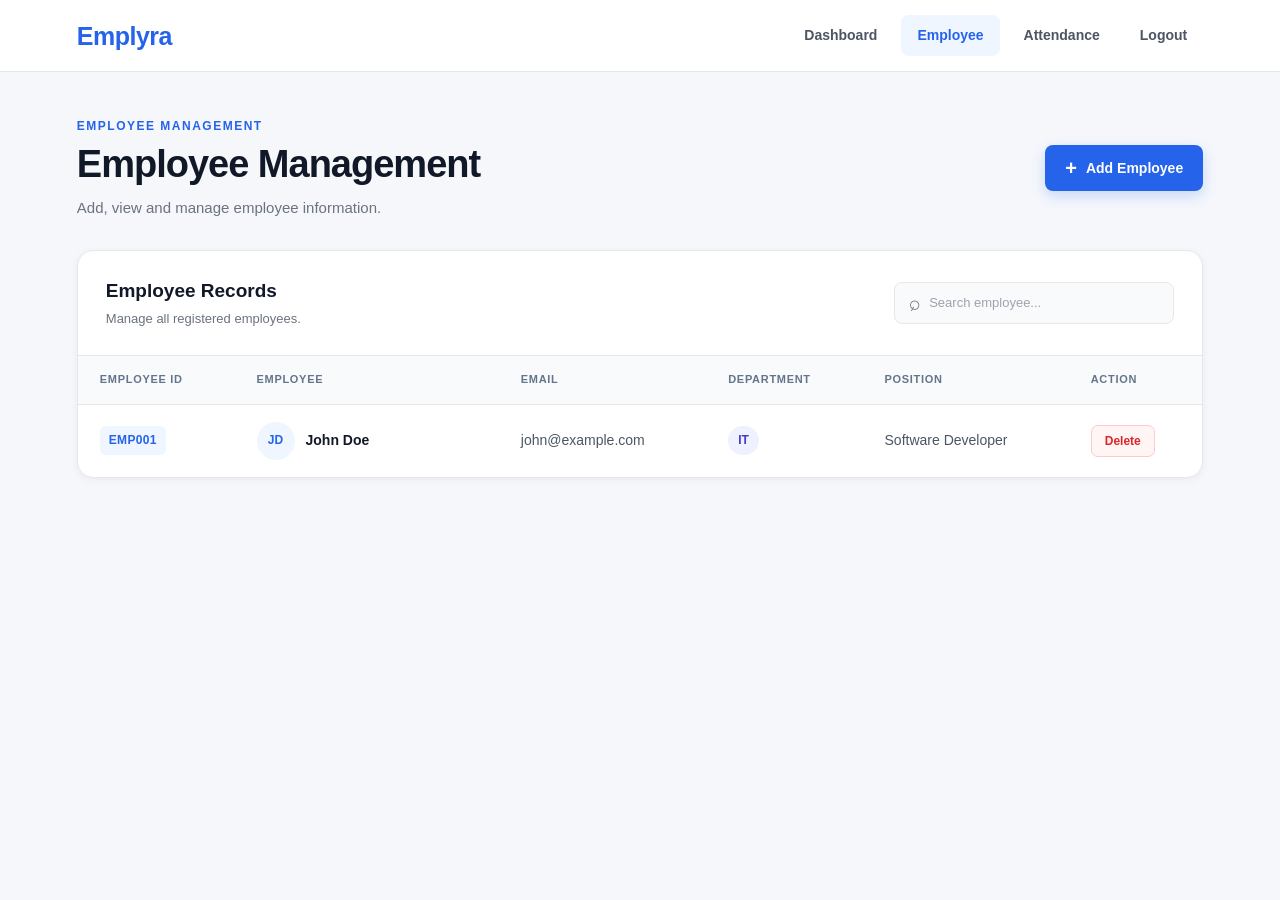
<file: frontend/employee.html>
<!DOCTYPE html>
<html lang="en">

<head>
    <meta charset="UTF-8">
    <meta name="viewport" content="width=device-width, initial-scale=1.0">

    <title>Employee Management - Emplyra</title>

    <link rel="stylesheet" href="css/employee.css">
</head>

<body>

    <!-- ================= NAVBAR ================= -->

    <nav class="navbar">

        <div class="logo">
            Emplyra
        </div>

        <ul class="nav-links">

            <li>
                <a href="dashboard.html">Dashboard</a>
            </li>

            <li>
                <a href="employee.html" class="active">Employee</a>
            </li>

            <li>
                <a href="attendance.html">Attendance</a>
            </li>

            <li>
                <a href="login.html">Logout</a>
            </li>

        </ul>

    </nav>


    <!-- ================= MAIN ================= -->

    <main class="employee-page">

        <!-- Page Header -->

        <section class="page-header">

            <div>
                <p class="page-tag">EMPLOYEE MANAGEMENT</p>

                <h1>Employee Management</h1>

                <p class="page-description">
                    Add, view and manage employee information.
                </p>
            </div>

            <button
                class="add-employee-btn"
                onclick="openEmployeeForm()">

                <span>+</span>
                Add Employee

            </button>

        </section>


        <!-- ================= FORM ================= -->

        <section
            class="employee-form"
            id="employeeForm">

            <div class="form-title">

                <div>
                    <h2>Add New Employee</h2>

                    <p>
                        Enter the employee details below.
                    </p>
                </div>

                <button
                    class="close-form"
                    onclick="closeEmployeeForm()">

                    ×

                </button>

            </div>


            <form onsubmit="addEmployee(event)">

                <div class="input-group">

                    <label>Full Name</label>

                    <input
                        type="text"
                        id="employeeName"
                        placeholder="Enter full name"
                        required>

                </div>


                <div class="input-group">

                    <label>Email Address</label>

                    <input
                        type="email"
                        id="employeeEmail"
                        placeholder="Enter email address"
                        required>

                </div>


                <div class="input-group">

                    <label>Department</label>

                    <select
                        id="employeeDepartment"
                        required>

                        <option value="">
                            Select department
                        </option>

                        <option>HR</option>
                        <option>IT</option>
                        <option>Finance</option>
                        <option>Marketing</option>
                        <option>Sales</option>

                    </select>

                </div>


                <div class="input-group">

                    <label>Position</label>

                    <input
                        type="text"
                        id="employeePosition"
                        placeholder="Enter job position"
                        required>

                </div>


                <div class="form-actions">

                    <button
                        type="submit"
                        class="save-btn">

                        Save Employee

                    </button>

                    <button
                        type="button"
                        class="cancel-btn"
                        onclick="closeEmployeeForm()">

                        Cancel

                    </button>

                </div>

            </form>

        </section>


        <!-- ================= EMPLOYEE RECORDS ================= -->

        <section class="records-card">

            <div class="records-top">

                <div>

                    <h2>Employee Records</h2>

                    <p>
                        Manage all registered employees.
                    </p>

                </div>


                <div class="employee-search">

                    <span>⌕</span>

                    <input
                        type="text"
                        id="searchEmployee"
                        placeholder="Search employee..."
                        onkeyup="searchEmployees()">

                </div>

            </div>


            <!-- Table -->

            <div class="table-wrapper">

                <table>

                    <thead>

                        <tr>

                            <th>Employee ID</th>

                            <th>Employee</th>

                            <th>Email</th>

                            <th>Department</th>

                            <th>Position</th>

                            <th>Action</th>

                        </tr>

                    </thead>


                    <tbody id="employeeTableBody">

                        <tr>

                            <td>
                                <span class="employee-id">
                                    EMP001
                                </span>
                            </td>


                            <td>

                                <div class="employee-info">

                                    <div class="employee-avatar">
                                        JD
                                    </div>

                                    <span>
                                        John Doe
                                    </span>

                                </div>

                            </td>


                            <td>
                                john@example.com
                            </td>


                            <td>

                                <span class="department">
                                    IT
                                </span>

                            </td>


                            <td>
                                Software Developer
                            </td>


                            <td>

                                <button
                                    class="delete-btn"
                                    onclick="deleteEmployee(this)">

                                    Delete

                                </button>

                            </td>

                        </tr>

                    </tbody>

                </table>

            </div>

        </section>

    </main>


    <script src="js/employee.js"></script>
</body>

</html>
</file>
<file: css/style.css>
* {
    margin: 0;
    padding: 0;
    box-sizing: border-box;
}

html {
    scroll-behavior: smooth;
}

body {
    font-family: Arial, Helvetica, sans-serif;
    background: #f4f7fb;
    color: #333;
    line-height: 1.6;
}

a {
    text-decoration: none;
}
.top-navbar {
    width: 100%;
    background: #1e3a8a;
    box-shadow: 0 3px 12px rgba(30, 58, 138, 0.15);
}

.navbar-container {
    max-width: 1200px;
    min-height: 70px;
    margin: auto;
    padding: 0 25px;
    display: flex;
    align-items: center;
    justify-content: space-between;
    gap: 25px;
}

.top-navbar .logo {
    color: #ffffff;
    font-size: 20px;
    font-weight: 700;
    white-space: nowrap;
}

.logo-icon {
    display: inline-flex;
    align-items: center;
    justify-content: center;
    width: 30px;
    height: 30px;
    margin-right: 6px;
    color: #ffffff;
    font-weight: 700;
}

.navbar-links {
    display: flex;
    align-items: center;
    gap: 5px;
}

.navbar-links a {
    display: inline-block;
    padding: 10px 14px;
    color: #ffffff;
    font-size: 14px;
    font-weight: 600;
    border-radius: 7px;
    transition: 0.2s ease;
}

.navbar-links a:hover {
    background: #2563eb;
    color: #ffffff;
}

.navbar-links a.active {
    background: #2563eb;
    color: #ffffff;
}
.hero {
    min-height: 500px;
    display: flex;
    justify-content: center;
    align-items: center;
    padding: 60px 20px;
    text-align: center;
    background: linear-gradient(135deg, #1e3a8a, #2563eb);
}

.hero-content {
    max-width: 800px;
    color: #ffffff;
}

.hero-content h1 {
    margin-bottom: 20px;
    font-size: 48px;
    font-weight: 700;
}

.hero-content p {
    margin-bottom: 35px;
    color: #e0ecff;
    font-size: 19px;
}
.hero-buttons {
    display: flex;
    justify-content: center;
    gap: 15px;
}

.btn {
    display: inline-block;
    padding: 12px 25px;
    border-radius: 7px;
    font-weight: 600;
    transition: 0.2s ease;
}

.primary-btn {
    background: #ffffff;
    color: #1e3a8a;
}

.primary-btn:hover {
    background: #eaf2ff;
    transform: translateY(-2px);
}

.secondary-btn {
    border: 2px solid #ffffff;
    background: transparent;
    color: #ffffff;
}

.secondary-btn:hover {
    background: #ffffff;
    color: #1e3a8a;
    transform: translateY(-2px);
}

.features {
    max-width: 1200px;
    margin: auto;
    padding: 70px 30px;
}

.features h2 {
    margin-bottom: 45px;
    color: #1e3a8a;
    font-size: 32px;
    text-align: center;
}

.feature-container {
    display: grid;
    grid-template-columns: repeat(4, 1fr);
    gap: 25px;
}

.feature-card {
    padding: 30px 20px;
    background: #ffffff;
    text-align: center;
    border: 1px solid #e0e7f1;
    border-radius: 12px;
    box-shadow: 0 6px 20px rgba(30, 58, 138, 0.07);
    transition: 0.25s ease;
}

.feature-card:hover {
    transform: translateY(-5px);
    box-shadow: 0 10px 25px rgba(30, 58, 138, 0.12);
}

.icon {
    margin-bottom: 15px;
    font-size: 45px;
}

.feature-card h3 {
    margin-bottom: 12px;
    color: #1e3a8a;
    font-size: 20px;
}

.feature-card p {
    margin-bottom: 20px;
    color: #64748b;
    font-size: 14px;
}

.feature-card a {
    color: #2563eb;
    font-size: 14px;
    font-weight: 600;
}

.feature-card a:hover {
    text-decoration: underline;
}
.about {
    padding: 70px 30px;
    background: #ffffff;
    text-align: center;
}

.about-content {
    max-width: 800px;
    margin: auto;
}

.about h2 {
    margin-bottom: 20px;
    color: #1e3a8a;
    font-size: 32px;
}

.about p {
    color: #64748b;
    font-size: 16px;
}
footer,
.home-footer {
    padding: 20px;
    background: #172554;
    color: #ffffff;
    text-align: center;
}

footer p {
    font-size: 14px;
}
.page-container {
    width: 90%;
    max-width: 1200px;
    margin: 50px auto;
}
.card {
    background: #ffffff;
    border: 1px solid #e0e7f1;
    border-radius: 12px;
    box-shadow: 0 6px 20px rgba(30, 58, 138, 0.07);
}
@media (max-width: 1024px) {

    .navbar-container {
        padding: 0 20px;
        gap: 10px;
    }

    .navbar-links a {
        padding: 9px 10px;
        font-size: 13px;
    }

    .feature-container {
        grid-template-columns: repeat(2, 1fr);
    }

    .hero-content h1 {
        font-size: 42px;
    }
}

@media (max-width: 768px) {

    .navbar-container {
        flex-direction: column;
        justify-content: center;
        align-items: center;
        padding: 15px 10px;
        gap: 12px;
    }

    .top-navbar .logo {
        font-size: 18px;
    }

    .navbar-links {
        width: 100%;
        display: flex;
        flex-direction: row;
        justify-content: center;
        align-items: center;
        flex-wrap: nowrap;
        gap: 2px;
        overflow-x: auto;
        white-space: nowrap;
        scrollbar-width: none;
    }

    .navbar-links::-webkit-scrollbar {
        display: none;
    }

    .navbar-links a {
        padding: 8px 7px;
        font-size: 11px;
        flex-shrink: 0;
    }

    .hero {
        min-height: 450px;
        padding: 50px 20px;
    }

    .hero-content h1 {
        font-size: 36px;
    }

    .hero-content p {
        font-size: 16px;
    }

    .hero-buttons {
        flex-direction: column;
        align-items: center;
        gap: 12px;
    }

    .btn {
        width: 200px;
        text-align: center;
    }

    .features {
        padding: 50px 20px;
    }

    .features h2 {
        margin-bottom: 30px;
        font-size: 28px;
    }

    .feature-container {
        grid-template-columns: 1fr;
    }

    .feature-card {
        padding: 25px 20px;
    }

    .about {
        padding: 50px 20px;
    }

    .about h2 {
        font-size: 28px;
    }

    .about p {
        font-size: 15px;
    }

    .page-container {
        width: 92%;
        margin: 35px auto;
    }
}

@media (max-width: 480px) {

    .navbar-container {
        padding: 12px 8px;
        gap: 10px;
    }

    .top-navbar .logo {
        font-size: 16px;
    }

    .navbar-links {
        justify-content: flex-start;
        gap: 2px;
    }

    .navbar-links a {
        padding: 7px 6px;
        font-size: 10px;
    }

    .hero {
        min-height: 420px;
        padding: 40px 15px;
    }

    .hero-content h1 {
        font-size: 30px;
        line-height: 1.3;
    }

    .hero-content p {
        font-size: 14px;
    }

    .btn {
        width: 180px;
        padding: 11px 18px;
        font-size: 14px;
    }

    .features {
        padding: 40px 15px;
    }

    .features h2 {
        font-size: 25px;
    }

    .feature-card h3 {
        font-size: 18px;
    }

    .about {
        padding: 40px 15px;
    }

    .about h2 {
        font-size: 25px;
    }

    footer,
    .home-footer {
        padding: 16px 10px;
    }

    footer p {
        font-size: 12px;
    }
}
</file>
<file: css/attendance.css>
.attendance-page {
    width: 90%;
    max-width: 1180px;
    margin: 50px auto 70px;
}

.attendance-header {
    display: flex;
    justify-content: space-between;
    align-items: center;
    margin-bottom: 30px;
}

.attendance-header h1 {
    margin: 0;
    color: #173b73;
    font-size: 34px;
    font-weight: 700;
}

.attendance-header p {
    margin-top: 7px;
    color: #64748b;
    font-size: 14px;
}

.header-icon {
    font-size: 35px;
}

.attendance-card {
    padding: 28px;
    margin-bottom: 25px;
    background: #ffffff;
    border: 1px solid #dbe5f0;
    border-radius: 14px;
    box-shadow: 0 7px 22px rgba(30, 58, 138, 0.07);
}

.card-title {
    display: flex;
    align-items: center;
    gap: 12px;
    margin-bottom: 24px;
}

.card-title h2 {
    margin: 0;
    color: #173b73;
    font-size: 21px;
}

.icon-box {
    font-size: 22px;
}

.attendance-form {
    display: grid;
    grid-template-columns: repeat(3, 1fr) auto;
    gap: 18px;
    align-items: end;
}

.attendance-form .form-group {
    display: flex;
    flex-direction: column;
}

.attendance-form label {
    margin-bottom: 7px;
    color: #334e68;
    font-size: 13px;
    font-weight: 600;
}

.attendance-form input,
.attendance-form select {
    width: 100%;
    padding: 12px 14px;
    background: #f8fbff;
    border: 1px solid #cbdbea;
    border-radius: 8px;
    color: #172b4d;
    outline: none;
    font-family: Arial, Helvetica, sans-serif;
    font-size: 14px;
    transition: 0.2s ease;
}

.attendance-form input:focus,
.attendance-form select:focus {
    background: #ffffff;
    border-color: #2563eb;
    box-shadow: 0 0 0 3px rgba(37, 99, 235, 0.10);
}

.attendance-btn {
    padding: 12px 20px;
    border: none;
    border-radius: 8px;
    background: #2563eb;
    color: #ffffff;
    font-size: 13px;
    font-weight: 600;
    cursor: pointer;
    white-space: nowrap;
    transition: 0.2s ease;
}

.attendance-btn:hover {
    background: #1d4ed8;
    transform: translateY(-1px);
}

.table-container {
    width: 100%;
    overflow-x: auto;
}

.attendance-table {
    width: 100%;
    min-width: 550px;
    border-collapse: collapse;
}

.attendance-table thead {
    background: #eaf2ff;
}

.attendance-table th {
    padding: 14px;
    color: #173b73;
    font-size: 12px;
    font-weight: 700;
    text-align: left;
}

.attendance-table td {
    padding: 14px;
    color: #486581;
    font-size: 13px;
    border-bottom: 1px solid #e8f0f6;
}

.attendance-table tbody tr {
    transition: background 0.2s ease;
}

.attendance-table tbody tr:hover {
    background: #f7fbff;
}

.attendance-id {
    display: inline-block;
    padding: 5px 9px;
    background: #eaf2ff;
    color: #2563eb;
    border-radius: 6px;
    font-size: 11px;
    font-weight: 700;
}

.attendance-status {
    display: inline-block;
    padding: 5px 11px;
    border-radius: 20px;
    font-size: 11px;
    font-weight: 600;
}

.status-present {
    background: #eaf2ff;
    color: #2563eb;
}

.status-absent {
    background: #eef2f7;
    color: #64748b;
}

.status-leave {
    background: #edf4ff;
    color: #4b74ad;
}

.attendance-empty {
    padding: 30px;
    color: #64748b;
    text-align: center;
    font-size: 14px;
}

@media (max-width: 1024px) {
    .attendance-page {
        width: 92%;
    }

    .attendance-form {
        grid-template-columns: 1fr 1fr;
    }

    .attendance-btn {
        width: 100%;
    }
}

@media (max-width: 768px) {
    .attendance-page {
        width: 92%;
        margin: 35px auto 50px;
    }

    .attendance-header h1 {
        font-size: 29px;
    }

    .attendance-header p {
        font-size: 13px;
    }

    .attendance-card {
        padding: 20px;
    }

    .attendance-form {
        grid-template-columns: 1fr;
        gap: 16px;
    }

    .attendance-btn {
        width: 100%;
    }
}

@media (max-width: 480px) {
    .attendance-page {
        width: 94%;
        margin-top: 30px;
    }

    .attendance-header h1 {
        font-size: 25px;
    }

    .attendance-card {
        padding: 17px;
    }

    .card-title h2 {
        font-size: 18px;
    }

    .attendance-form input,
    .attendance-form select {
        padding: 11px 12px;
        font-size: 13px;
    }

    .attendance-table th,
    .attendance-table td {
        padding: 11px;
    }
}
</file>
<file: css/dashboard.css>
.dashboard-page {
    width: 100%;
    min-height: 100vh;
    padding: 35px 20px;
    background: #f4f7fb;
}

.dashboard-container {
    width: 100%;
    max-width: 1200px;
    margin: auto;
}

/* Dashboard Header */

.dashboard-header {
    display: flex;
    justify-content: space-between;
    align-items: center;
    gap: 20px;
    margin-bottom: 30px;
}

.dashboard-welcome {
    color: #64748b;
    font-size: 15px;
    margin-bottom: 5px;
}

.dashboard-header h1 {
    color: #1e3a8a;
    font-size: 30px;
    margin-bottom: 5px;
}

.dashboard-subtitle {
    color: #64748b;
    font-size: 14px;
}

.dashboard-date {
    display: flex;
    align-items: center;
    gap: 12px;
    padding: 13px 18px;
    background: #ffffff;
    border: 1px solid #e0e7f1;
    border-radius: 8px;
    flex-shrink: 0;
}

.dashboard-date span {
    font-size: 22px;
}

.dashboard-date small {
    display: block;
    color: #64748b;
    font-size: 12px;
}

.dashboard-date strong {
    color: #1e3a8a;
    font-size: 14px;
}

/* Statistics Cards */

.stats-grid {
    display: grid;
    grid-template-columns: repeat(4, 1fr);
    gap: 20px;
    margin-bottom: 30px;
}

.stat-card {
    display: flex;
    align-items: center;
    gap: 16px;
    padding: 23px 20px;
    background: #ffffff;
    border: 1px solid #e0e7f1;
    border-radius: 10px;
    box-shadow: 0 4px 15px rgba(30, 58, 138, 0.05);
    min-width: 0;
}

.stat-icon {
    min-width: 42px;
    font-size: 28px;
    font-weight: bold;
    text-align: center;
}

.employee-icon {
    color: #2563eb;
}

.present-icon {
    color: #16a34a;
}

.absent-icon {
    color: #dc2626;
}

.leave-icon {
    color: #d97706;
}

.stat-content p {
    color: #64748b;
    font-size: 13px;
    margin-bottom: 5px;
}

.stat-content h2 {
    color: #1e3a8a;
    font-size: 27px;
    margin-bottom: 4px;
}

.stat-info,
.stat-success,
.stat-danger,
.stat-warning {
    font-size: 11px;
}

.stat-info {
    color: #64748b;
}

.stat-success {
    color: #16a34a;
}

.stat-danger {
    color: #dc2626;
}

.stat-warning {
    color: #d97706;
}

/* Dashboard Main Grid */

.dashboard-grid {
    display: grid;
    grid-template-columns: 1fr 1fr;
    gap: 22px;
    margin-bottom: 25px;
}

.dashboard-card {
    min-width: 0;
    padding: 25px;
    background: #ffffff;
    border: 1px solid #e0e7f1;
    border-radius: 10px;
    box-shadow: 0 4px 15px rgba(30, 58, 138, 0.05);
}

.card-header {
    display: flex;
    justify-content: space-between;
    align-items: center;
    gap: 12px;
    margin-bottom: 25px;
}

.card-header h2 {
    color: #1e3a8a;
    font-size: 19px;
    margin-bottom: 5px;
}

.card-header p {
    color: #64748b;
    font-size: 13px;
}

.card-header a {
    color: #2563eb;
    font-size: 13px;
    font-weight: 600;
    white-space: nowrap;
}

.card-header a:hover {
    text-decoration: underline;
}

/* Attendance Progress */

.attendance-progress {
    margin-bottom: 22px;
}

.progress-info {
    display: flex;
    justify-content: space-between;
    gap: 10px;
    margin-bottom: 9px;
}

.progress-info span {
    color: #475569;
    font-size: 14px;
}

.progress-info strong {
    color: #1e3a8a;
    font-size: 13px;
}

.progress-bar {
    width: 100%;
    height: 9px;
    overflow: hidden;
    background: #e2e8f0;
    border-radius: 10px;
}

.progress-present,
.progress-absent,
.progress-leave {
    height: 100%;
    border-radius: 10px;
}

.progress-present {
    background: #16a34a;
}

.progress-absent {
    background: #dc2626;
}

.progress-leave {
    background: #d97706;
}

.attendance-summary {
    display: flex;
    flex-wrap: wrap;
    gap: 20px;
    padding-top: 15px;
    margin-top: 20px;
    border-top: 1px solid #e0e7f1;
}

.attendance-summary span {
    display: inline-flex;
    align-items: center;
    gap: 7px;
    color: #64748b;
    font-size: 12px;
}

.summary-dot {
    width: 9px;
    height: 9px;
    border-radius: 50%;
}

.present-dot {
    background: #16a34a;
}

.absent-dot {
    background: #dc2626;
}

.leave-dot {
    background: #d97706;
}

/* Quick Actions */

.action-grid {
    display: grid;
    grid-template-columns: 1fr 1fr;
    gap: 14px;
}

.action-card {
    display: flex;
    align-items: center;
    gap: 13px;
    padding: 17px 14px;
    background: #f8faff;
    border: 1px solid #e0e7f1;
    border-radius: 8px;
    transition: 0.2s ease;
}

.action-card:hover {
    background: #eaf2ff;
    border-color: #2563eb;
}

.action-icon {
    color: #2563eb;
    font-size: 23px;
    flex-shrink: 0;
}

.action-card strong {
    display: block;
    color: #1e3a8a;
    font-size: 13px;
    margin-bottom: 4px;
}

.action-card small {
    color: #64748b;
    font-size: 11px;
}

/* Recent Employees Table */

.recent-section {
    margin-bottom: 25px;
}

.table-container {
    width: 100%;
    overflow-x: auto;
}

.dashboard-table {
    width: 100%;
    border-collapse: collapse;
    min-width: 550px;
}

.dashboard-table th {
    padding: 14px 12px;
    background: #f1f5fb;
    color: #1e3a8a;
    font-size: 13px;
    font-weight: 600;
    text-align: left;
}

.dashboard-table td {
    padding: 15px 12px;
    color: #475569;
    font-size: 13px;
    border-bottom: 1px solid #e0e7f1;
}

.dashboard-table tbody tr:hover {
    background: #f8faff;
}

.employee-info {
    display: flex;
    align-items: center;
    gap: 12px;
}

.employee-avatar {
    display: flex;
    align-items: center;
    justify-content: center;
    width: 38px;
    height: 38px;
    flex-shrink: 0;
    background: #eaf2ff;
    color: #1e3a8a;
    border-radius: 6px;
    font-size: 12px;
    font-weight: 700;
}

.employee-info strong {
    display: block;
    color: #243b5a;
    font-size: 13px;
}

.employee-info small {
    display: block;
    color: #64748b;
    font-size: 11px;
    margin-top: 3px;
}

.employee-status {
    display: inline-block;
    padding: 5px 10px;
    border-radius: 5px;
    font-size: 11px;
    font-weight: 600;
}

.active-status {
    background: #dcfce7;
    color: #15803d;
}

/* Tablet Responsive */

@media (max-width: 1024px) {
    .stats-grid {
        grid-template-columns: repeat(2, 1fr);
    }

    .dashboard-grid {
        grid-template-columns: 1fr;
    }
}

/* Mobile Responsive */

@media (max-width: 768px) {
    .dashboard-page {
        padding: 25px 15px;
    }

    .dashboard-header {
        flex-direction: column;
        align-items: flex-start;
    }

    .dashboard-header h1 {
        font-size: 26px;
    }

    .dashboard-date {
        width: 100%;
    }

    .stats-grid {
        gap: 12px;
    }

    .stat-card {
        padding: 17px 12px;
        gap: 8px;
    }

    .stat-content h2 {
        font-size: 23px;
    }

    .dashboard-card {
        padding: 20px 15px;
    }

    .action-grid {
        grid-template-columns: 1fr;
    }
}

/* Small Mobile Responsive */

@media (max-width: 480px) {
    .stats-grid {
        grid-template-columns: 1fr;
    }

    .stat-card {
        padding: 18px;
    }

    .dashboard-header h1 {
        font-size: 24px;
    }

    .card-header h2 {
        font-size: 17px;
    }

    .card-header p {
        font-size: 12px;
    }

    .attendance-summary {
        gap: 12px;
    }

    .dashboard-table th,
    .dashboard-table td {
        padding: 12px 9px;
    }
}
</file>
<file: css/departments.css>
.departments-page {
    max-width: 1200px;
    margin: 0 auto;
    padding: 40px 20px;
    background: #f4f7fb;
}

.departments-header {
    text-align: center;
    margin-bottom: 35px;
}

.departments-header h1 {
    color: #1e3a8a;
    font-size: 32px;
    margin-bottom: 10px;
}

.departments-header p {
    color: #64748b;
    font-size: 15px;
}

.department-card {
    background: #ffffff;
    padding: 28px;
    margin-bottom: 30px;
    border-radius: 10px;
    box-shadow: 0 4px 15px rgba(30, 58, 138, 0.08);
}

.department-card h2 {
    color: #1e3a8a;
    font-size: 21px;
    margin-bottom: 22px;
}

#departmentForm {
    display: grid;
    grid-template-columns: repeat(2, 1fr);
    gap: 20px;
}

.form-group {
    display: flex;
    flex-direction: column;
    gap: 8px;
}

.form-group label {
    color: #243b5a;
    font-size: 14px;
    font-weight: 600;
}

.form-group input,
.form-group textarea {
    width: 100%;
    padding: 12px;
    border: 1px solid #cbd5e1;
    border-radius: 6px;
    font-size: 14px;
    font-family: inherit;
    outline: none;
}

.form-group input:focus,
.form-group textarea:focus {
    border-color: #2563eb;
    box-shadow: 0 0 0 3px rgba(37, 99, 235, 0.1);
}

.form-group textarea {
    resize: vertical;
}

#departmentForm .form-group:nth-child(3) {
    grid-column: 1 / -1;
}

.department-btn {
    width: fit-content;
    padding: 12px 24px;
    background: #1e3a8a;
    color: #ffffff;
    border: none;
    border-radius: 6px;
    font-size: 14px;
    font-weight: 600;
    cursor: pointer;
    transition: background 0.3s ease;
}

.department-btn:hover {
    background: #2563eb;
}

.table-container {
    width: 100%;
    overflow-x: auto;
}

.department-table {
    width: 100%;
    border-collapse: collapse;
    min-width: 650px;
}

.department-table th,
.department-table td {
    padding: 14px;
    text-align: left;
    border-bottom: 1px solid #e2e8f0;
    font-size: 14px;
}

.department-table th {
    background: #eaf2ff;
    color: #1e3a8a;
    font-weight: 600;
}

.department-table td {
    color: #475569;
}

.department-table tbody tr:hover {
    background: #f8faff;
}

.department-action {
    display: flex;
    gap: 8px;
}

.edit-btn,
.delete-btn {
    padding: 7px 12px;
    border: none;
    border-radius: 5px;
    cursor: pointer;
    font-size: 12px;
}

.edit-btn {
    background: #eaf2ff;
    color: #1e3a8a;
}

.delete-btn {
    background: #fee2e2;
    color: #dc2626;
}

@media (max-width: 600px) {
    .departments-page {
        padding: 25px 14px;
    }

    .departments-header h1 {
        font-size: 25px;
    }

    .department-card {
        padding: 20px 15px;
    }

    #departmentForm {
        grid-template-columns: 1fr;
    }

    #departmentForm .form-group:nth-child(3) {
        grid-column: auto;
    }

    .department-btn {
        width: 100%;
    }
}
</file>
<file: css/employee.css>
.employee-page {
    max-width: 1200px;
    margin: 40px auto;
    padding: 0 25px;
}

.page-header {
    display: flex;
    justify-content: space-between;
    align-items: center;
    gap: 20px;
    margin-bottom: 30px;
}

.page-tag {
    display: inline-block;
    color: #2563eb;
    font-size: 12px;
    font-weight: 700;
    letter-spacing: 1px;
    margin-bottom: 10px;
}

.page-header h1 {
    color: #1e3a8a;
    font-size: 32px;
    margin-bottom: 8px;
}

.page-header p {
    color: #64748b;
    font-size: 15px;
}

.employee-header-actions {
    display: flex;
    align-items: center;
    gap: 12px;
}

.add-employee-btn,
.department-toggle-btn {
    border: none;
    padding: 12px 20px;
    border-radius: 6px;
    font-size: 14px;
    font-weight: 600;
    cursor: pointer;
}

.add-employee-btn {
    background: #2563eb;
    color: #ffffff;
}

.add-employee-btn:hover {
    background: #1e3a8a;
}

.department-toggle-btn {
    background: #eaf2ff;
    color: #1e3a8a;
}

.department-toggle-btn:hover {
    background: #dbeafe;
}

.employee-form {
    display: none;
    background: #ffffff;
    padding: 25px;
    border-radius: 10px;
    margin-bottom: 30px;
    box-shadow: 0 3px 12px rgba(0, 0, 0, 0.06);
}

.employee-form.active {
    display: block;
}

.form-title {
    display: flex;
    justify-content: space-between;
    align-items: center;
    margin-bottom: 25px;
}

.form-title h2 {
    color: #1e3a8a;
    font-size: 21px;
}

.close-form-btn {
    background: none;
    border: none;
    color: #64748b;
    font-size: 26px;
    cursor: pointer;
}

.employee-form form {
    display: grid;
    grid-template-columns: repeat(2, 1fr);
    gap: 20px;
}

.input-group {
    display: flex;
    flex-direction: column;
    gap: 8px;
}

.input-group label {
    color: #243b5a;
    font-size: 14px;
    font-weight: 600;
}

.input-group input,
.input-group select {
    width: 100%;
    padding: 11px 12px;
    border: 1px solid #dbe3ef;
    border-radius: 6px;
    outline: none;
    font-size: 14px;
    color: #243b5a;
    background: #ffffff;
}

.input-group input:focus,
.input-group select:focus {
    border-color: #2563eb;
}

.form-actions {
    grid-column: 1 / -1;
    display: flex;
    gap: 12px;
    margin-top: 5px;
}

.save-btn,
.cancel-btn {
    padding: 11px 20px;
    border: none;
    border-radius: 6px;
    font-size: 14px;
    font-weight: 600;
    cursor: pointer;
}

.save-btn {
    background: #2563eb;
    color: #ffffff;
}

.save-btn:hover {
    background: #1e3a8a;
}

.cancel-btn {
    background: #eaf2ff;
    color: #1e3a8a;
}

.cancel-btn:hover {
    background: #dbeafe;
}

.department-management {
    background: #ffffff;
    padding: 25px;
    border-radius: 10px;
    margin-bottom: 30px;
    box-shadow: 0 3px 12px rgba(0, 0, 0, 0.06);
}

.department-section-header {
    display: flex;
    justify-content: space-between;
    align-items: center;
    margin-bottom: 25px;
}

.department-section-header h2 {
    color: #1e3a8a;
    font-size: 21px;
    margin-bottom: 6px;
}

.department-section-header p {
    color: #64748b;
    font-size: 14px;
}

.department-form-grid {
    display: grid;
    grid-template-columns: repeat(2, 1fr);
    gap: 20px;
}

.department-form-grid .input-group:last-child {
    grid-column: 1 / -1;
}

.department-records {
    margin-top: 30px;
}

.department-records h3 {
    color: #1e3a8a;
    font-size: 18px;
    margin-bottom: 18px;
}

.department-table {
    min-width: 650px;
}

.records-card {
    background: #ffffff;
    padding: 25px;
    border-radius: 10px;
    box-shadow: 0 3px 12px rgba(0, 0, 0, 0.05);
}

.records-top {
    display: flex;
    justify-content: space-between;
    align-items: center;
    gap: 20px;
    margin-bottom: 22px;
}

.records-top h2 {
    color: #1e3a8a;
    font-size: 21px;
    margin-bottom: 6px;
}

.records-top p {
    color: #64748b;
    font-size: 14px;
}

.employee-search {
    width: 250px;
    padding: 11px 13px;
    border: 1px solid #dbe3ef;
    border-radius: 6px;
    outline: none;
    font-size: 14px;
}

.employee-search:focus {
    border-color: #2563eb;
}

.table-wrapper {
    width: 100%;
    overflow-x: auto;
}

.employee-table {
    width: 100%;
    border-collapse: collapse;
    min-width: 750px;
}

.employee-table th {
    background: #eaf2ff;
    color: #1e3a8a;
    padding: 14px 12px;
    text-align: left;
    font-size: 13px;
    font-weight: 700;
    white-space: nowrap;
}

.employee-table td {
    padding: 14px 12px;
    border-bottom: 1px solid #edf1f7;
    color: #475569;
    font-size: 13px;
}

.employee-table tbody tr {
    transition: background 0.2s ease;
}

.employee-table tbody tr:hover {
    background: #f8faff;
}

.employee-id {
    color: #2563eb;
    font-weight: 700;
}

.employee-info {
    color: #173b73;
    font-weight: 600;
}

.department {
    display: inline-block;
    background: #eaf2ff;
    color: #1e3a8a;
    padding: 5px 10px;
    border-radius: 5px;
    font-size: 12px;
    font-weight: 600;
}

.edit-btn,
.delete-btn {
    border: none;
    padding: 7px 11px;
    border-radius: 5px;
    font-size: 12px;
    cursor: pointer;
    margin-right: 4px;
}

.edit-btn {
    background: #eaf2ff;
    color: #2563eb;
}

.edit-btn:hover {
    background: #dbeafe;
}

.delete-btn {
    background: #fee2e2;
    color: #dc2626;
}

.delete-btn:hover {
    background: #fecaca;
}

.employee-empty {
    text-align: center;
    padding: 25px;
    color: #64748b;
    font-size: 14px;
}

@media (max-width: 768px) {
    .employee-page {
        margin: 30px auto;
        padding: 0 18px;
    }

    .page-header {
        align-items: flex-start;
        flex-direction: column;
    }

    .employee-header-actions {
        width: 100%;
        flex-wrap: wrap;
    }

    .records-top {
        align-items: flex-start;
        flex-direction: column;
    }

    .employee-search {
        width: 100%;
    }

    .employee-form form,
    .department-form-grid {
        grid-template-columns: 1fr;
    }

    .department-form-grid .input-group:last-child {
        grid-column: 1;
    }

    .form-actions {
        grid-column: 1;
    }
}

@media (max-width: 480px) {
    .employee-page {
        padding: 0 12px;
        margin: 22px auto;
    }

    .page-header h1 {
        font-size: 27px;
    }

    .employee-header-actions {
        flex-direction: column;
        align-items: stretch;
    }

    .add-employee-btn,
    .department-toggle-btn {
        width: 100%;
    }

    .employee-form,
    .records-card,
    .department-management {
        padding: 18px;
    }

    .form-actions {
        flex-direction: column;
    }

    .save-btn,
    .cancel-btn {
        width: 100%;
    }

    .records-top h2 {
        font-size: 19px;
    }
}
</file>
<file: css/forgot-password.css>
.forgot-page {
    min-height: calc(100vh - 140px);
    display: flex;
    align-items: center;
    justify-content: center;
    padding: 50px 20px;
    background: #f4f7fb;
}

.forgot-box {
    width: 100%;
    max-width: 480px;
    padding: 40px;
    background: #ffffff;
    border-radius: 12px;
    box-shadow: 0 5px 20px rgba(30, 58, 138, 0.1);
}

.forgot-header {
    text-align: center;
    margin-bottom: 30px;
}

.forgot-icon {
    width: 65px;
    height: 65px;
    margin: 0 auto 18px;
    display: flex;
    align-items: center;
    justify-content: center;
    background: #eaf2ff;
    color: #1e3a8a;
    border-radius: 50%;
    font-size: 28px;
}

.forgot-header h1 {
    color: #1e3a8a;
    font-size: 28px;
    margin-bottom: 10px;
}

.forgot-header p {
    color: #64748b;
    font-size: 14px;
    line-height: 1.6;
}

#forgotForm {
    display: flex;
    flex-direction: column;
    gap: 18px;
}

#forgotForm label {
    color: #243b5a;
    font-weight: 600;
    font-size: 14px;
}

#forgotForm input {
    width: 100%;
    padding: 13px 14px;
    margin-top: 8px;
    border: 1px solid #cbd5e1;
    border-radius: 7px;
    outline: none;
    font-size: 15px;
}

#forgotForm input:focus {
    border-color: #2563eb;
    box-shadow: 0 0 0 3px rgba(37, 99, 235, 0.1);
}

.reset-btn {
    width: 100%;
    padding: 13px;
    border: none;
    border-radius: 7px;
    background: #1e3a8a;
    color: #ffffff;
    font-size: 16px;
    font-weight: 600;
    cursor: pointer;
    transition: background 0.3s ease;
}

.reset-btn:hover {
    background: #2563eb;
}

#resetMessage {
    color: #2563eb;
    font-size: 14px;
    text-align: center;
}

.back-login {
    display: block;
    margin-top: 22px;
    text-align: center;
    color: #1e3a8a;
    text-decoration: none;
    font-size: 14px;
    font-weight: 600;
}

.back-login:hover {
    color: #2563eb;
}

@media (max-width: 480px) {
    .forgot-box {
        padding: 28px 20px;
    }

    .forgot-header h1 {
        font-size: 24px;
    }
}
</file>
<file: css/leave.css>
.leave-page {
    width: 90%;
    max-width: 1180px;
    margin: 50px auto 70px;
}

.leave-header {
    display: flex;
    align-items: center;
    gap: 15px;
    margin-bottom: 30px;
}

.header-icon {
    width: 52px;
    height: 52px;
    display: flex;
    align-items: center;
    justify-content: center;
    flex-shrink: 0;
    background: #eaf2ff;
    border-radius: 10px;
    color: #2563eb;
    font-size: 25px;
}

.leave-header h1 {
    margin: 0;
    color: #173b73;
    font-size: 34px;
    font-weight: 700;
}

.leave-header p {
    margin-top: 5px;
    color: #64748b;
    font-size: 14px;
}

.leave-card {
    padding: 28px;
    margin-bottom: 25px;
    background: #ffffff;
    border: 1px solid #dbe5f0;
    border-radius: 14px;
    box-shadow: 0 7px 22px rgba(30, 58, 138, 0.07);
}

.card-title {
    display: flex;
    align-items: center;
    gap: 12px;
    margin-bottom: 25px;
}

.icon-box {
    width: 40px;
    height: 40px;
    display: flex;
    align-items: center;
    justify-content: center;
    background: #eaf2ff;
    border-radius: 8px;
    color: #2563eb;
    font-size: 20px;
    flex-shrink: 0;
}

.card-title h2 {
    margin: 0;
    color: #173b73;
    font-size: 21px;
}

.card-title p {
    margin-top: 3px;
    color: #64748b;
    font-size: 13px;
}

.leave-form {
    display: grid;
    grid-template-columns: 1fr 1fr;
    gap: 20px;
}

.leave-form .form-group {
    display: flex;
    flex-direction: column;
}

.leave-form label {
    margin-bottom: 7px;
    color: #334e68;
    font-size: 13px;
    font-weight: 600;
}

.leave-form input,
.leave-form select,
.leave-form textarea {
    width: 100%;
    padding: 12px 14px;
    background: #f8fbff;
    border: 1px solid #cbdbea;
    border-radius: 8px;
    color: #172b4d;
    outline: none;
    font-family: Arial, Helvetica, sans-serif;
    font-size: 14px;
    transition: 0.2s ease;
}

.leave-form input:focus,
.leave-form select:focus,
.leave-form textarea:focus {
    background: #ffffff;
    border-color: #2563eb;
    box-shadow: 0 0 0 3px rgba(37, 99, 235, 0.10);
}

.leave-form textarea {
    min-height: 110px;
    resize: vertical;
}

.leave-form .full-width {
    grid-column: 1 / -1;
}

.leave-btn {
    grid-column: 1 / -1;
    width: fit-content;
    padding: 12px 24px;
    border: none;
    border-radius: 8px;
    background: #2563eb;
    color: #ffffff;
    font-size: 13px;
    font-weight: 600;
    cursor: pointer;
    transition: 0.2s ease;
}

.leave-btn:hover {
    background: #1d4ed8;
    transform: translateY(-1px);
}

.table-container {
    width: 100%;
    overflow-x: auto;
}

.leave-table {
    width: 100%;
    min-width: 850px;
    border-collapse: collapse;
}

.leave-table thead {
    background: #eaf2ff;
}

.leave-table th {
    padding: 14px;
    color: #173b73;
    font-size: 12px;
    font-weight: 700;
    text-align: left;
}

.leave-table td {
    padding: 14px;
    color: #486581;
    font-size: 13px;
    border-bottom: 1px solid #e8f0f6;
}

.leave-table tbody tr {
    transition: background 0.2s ease;
}

.leave-table tbody tr:hover {
    background: #f7fbff;
}

.leave-status {
    display: inline-block;
    padding: 5px 11px;
    border-radius: 20px;
    font-size: 11px;
    font-weight: 600;
}

.status-approved {
    background: #eaf2ff;
    color: #2563eb;
}

.status-pending {
    background: #eef4fb;
    color: #4b74ad;
}

.status-rejected {
    background: #f1f4f8;
    color: #64748b;
}

.leave-empty {
    padding: 30px;
    color: #64748b;
    text-align: center;
    font-size: 14px;
}

.top-navbar {
    display: flex;
    flex-direction: row;
    flex-wrap: nowrap;
    justify-content: space-between;
    align-items: center;
    width: 100%;
    min-height: 65px;
    padding: 12px 30px;
    box-sizing: border-box;
}

.top-navbar .logo {
    display: flex;
    align-items: center;
    flex-shrink: 0;
    color: #ffffff;
    font-size: 22px;
    font-weight: 700;
    white-space: nowrap;
}

.top-navbar .navbar-links {
    display: flex;
    flex-direction: row;
    align-items: center;
    justify-content: flex-end;
    flex-wrap: nowrap;
    gap: 8px;
    margin: 0;
    padding: 0;
    list-style: none;
}

.top-navbar .navbar-links li {
    flex-shrink: 0;
}

@media (max-width: 1024px) {
    .leave-page {
        width: 92%;
    }
}

@media (max-width: 768px) {
    .leave-page {
        width: 92%;
        margin: 35px auto 50px;
    }

    .leave-header {
        align-items: flex-start;
    }

    .leave-header h1 {
        font-size: 29px;
    }

    .leave-header p {
        font-size: 13px;
    }

    .header-icon {
        width: 45px;
        height: 45px;
        font-size: 22px;
    }

    .leave-card {
        padding: 20px;
    }

    .leave-form {
        grid-template-columns: 1fr;
        gap: 16px;
    }

    .leave-form .full-width,
    .leave-btn {
        grid-column: auto;
    }

    .leave-btn {
        width: 100%;
    }

    .top-navbar {
        gap: 15px;
        padding: 12px 15px;
        overflow-x: auto;
    }

    .top-navbar .navbar-links {
        justify-content: flex-start;
    }
}

@media (max-width: 480px) {
    .leave-page {
        width: 94%;
        margin-top: 30px;
    }

    .leave-header {
        gap: 10px;
    }

    .leave-header h1 {
        font-size: 25px;
    }

    .leave-header p {
        font-size: 12px;
    }

    .header-icon {
        width: 40px;
        height: 40px;
        font-size: 19px;
    }

    .leave-card {
        padding: 17px;
    }

    .card-title h2 {
        font-size: 18px;
    }

    .leave-form input,
    .leave-form select,
    .leave-form textarea {
        padding: 11px 12px;
        font-size: 13px;
    }

    .leave-table {
        min-width: 800px;
    }

    .leave-table th,
    .leave-table td {
        padding: 11px;
    }
}
</file>
<file: css/login.css>
* {
    margin: 0;
    padding: 0;
    box-sizing: border-box;
}

body {
    font-family: Arial, Helvetica, sans-serif;
    background: #f4f7fb;
    color: #243b5a;
    min-height: 100vh;
}

.login-page {
    min-height: calc(100vh - 72px);
    padding: 55px 20px;
    display: flex;
    align-items: center;
    justify-content: center;
}

.login-box {
    width: 100%;
    max-width: 512px;
    background: #ffffff;
    border: 1px solid #e2e8f0;
    border-radius: 16px;
    padding: 44px;
    box-shadow: 0 10px 30px rgba(30, 58, 138, 0.10);
}

.login-header {
    text-align: center;
    margin-bottom: 35px;
}

.login-icon {
    width: 68px;
    height: 68px;
    margin: 0 auto 18px;
    border-radius: 13px;
    background: #1e3a8a;
    color: #ffffff;
    display: flex;
    align-items: center;
    justify-content: center;
    font-size: 30px;
}

.login-header h1 {
    color: #1e3a8a;
    font-size: 30px;
    margin-bottom: 10px;
}

.login-header p {
    color: #64748b;
    font-size: 15px;
    line-height: 1.6;
}

#loginForm {
    width: 100%;
}

.input-group {
    margin-bottom: 22px;
}

.input-group label {
    display: block;
    margin-bottom: 9px;
    color: #243b5a;
    font-size: 15px;
    font-weight: 600;
}

.input-group input {
    width: 100%;
    height: 54px;
    padding: 0 16px;
    border: 1px solid #cbd5e1;
    border-radius: 9px;
    background: #ffffff;
    color: #243b5a;
    font-size: 15px;
    outline: none;
    transition: 0.2s ease;
}

.input-group input::placeholder {
    color: #94a3b8;
}

.input-group input:focus {
    border-color: #2563eb;
    box-shadow: 0 0 0 3px rgba(37, 99, 235, 0.10);
}

.login-options {
    margin: 5px 0 24px;
    display: flex;
    align-items: center;
    justify-content: space-between;
    gap: 12px;
}

.remember {
    display: flex;
    align-items: center;
    gap: 8px;
    color: #64748b;
    font-size: 14px;
    cursor: pointer;
}

.remember input {
    width: 16px;
    height: 16px;
    accent-color: #2563eb;
    cursor: pointer;
}

.forgot-password {
    color: #2563eb;
    text-decoration: none;
    font-size: 14px;
    font-weight: 600;
}

.forgot-password:hover {
    color: #1e3a8a;
    text-decoration: underline;
}

.login-btn {
    width: 100%;
    height: 54px;
    border: none;
    border-radius: 9px;
    background: #1e3a8a;
    color: #ffffff;
    font-size: 16px;
    font-weight: 600;
    cursor: pointer;
    transition: 0.2s ease;
}

.login-btn:hover {
    background: #2563eb;
}

.login-btn:active {
    transform: translateY(1px);
}

@media (max-width: 1024px) {
    .login-page {
        padding: 45px 20px;
    }
}

@media (max-width: 768px) {
    .login-page {
        min-height: calc(100vh - 130px);
        padding: 35px 16px;
    }

    .login-box {
        padding: 35px 28px;
    }

    .login-header h1 {
        font-size: 26px;
    }
}

@media (max-width: 480px) {
    .login-page {
        padding: 25px 12px;
    }

    .login-box {
        padding: 28px 20px;
        border-radius: 12px;
    }

    .login-header {
        margin-bottom: 28px;
    }

    .login-icon {
        width: 54px;
        height: 54px;
        font-size: 24px;
    }

    .login-header h1 {
        font-size: 23px;
    }

    .login-header p {
        font-size: 13px;
    }

    .login-options {
        align-items: flex-start;
        flex-direction: column;
        gap: 12px;
    }

    .forgot-password {
        align-self: flex-end;
    }
}
</file>
<file: frontend/css/style.css>
/* ================================
   General Styles
================================ */

* {
    margin: 0;
    padding: 0;
    box-sizing: border-box;
}

html {
    scroll-behavior: smooth;
}

body {
    font-family: Arial, Helvetica, sans-serif;
    background-color:#F4F1E8;
    color: #333;
    line-height: 1.6;
}


/* ================================
   Navigation Bar
================================ */

header {
    width: 100%;
    background-color: #1e3a8a;
}

.navbar {
    max-width: 1200px;
    margin: auto;
    padding: 18px 30px;

    display: flex;
    justify-content: space-between;
    align-items: center;
}

.logo {
    color: white;
    font-size: 22px;
    font-weight: bold;
}

.nav-links {
    list-style: none;

    display: flex;
    align-items: center;
    gap: 25px;
}

.nav-links a {
    color: white;
    text-decoration: none;
    font-size: 15px;
    transition: 0.3s;
}

.nav-links a:hover {
    color: #bfdbfe;
}

.login-btn {
    background-color: white;
    color: #1e3a8a !important;

    padding: 9px 20px;
    border-radius: 6px;

    font-weight: bold;
}

.login-btn:hover {
    background-color: #dbeafe;
}


/* ================================
   Hero Section
================================ */

.hero {
    min-height: 500px;

    display: flex;
    justify-content: center;
    align-items: center;

    text-align: center;

    padding: 60px 20px;

    background: linear-gradient(
        135deg,
        #1e3a8a,
        #2563eb
    );
}

.hero-content {
    max-width: 800px;
    color: white;
}

.hero-content h1 {
    font-size: 48px;
    margin-bottom: 20px;
}

.hero-content p {
    font-size: 19px;
    margin-bottom: 35px;
    color: #e0ecff;
}


/* ================================
   Hero Buttons
================================ */

.hero-buttons {
    display: flex;
    justify-content: center;
    gap: 15px;
}

.btn {
    display: inline-block;

    padding: 12px 25px;

    border-radius: 6px;

    text-decoration: none;

    font-weight: bold;

    transition: 0.3s;
}

.primary-btn {
    background-color: white;
    color: #1e3a8a;
}

.primary-btn:hover {
    background-color: #dbeafe;
    transform: translateY(-2px);
}

.secondary-btn {
    border: 2px solid white;
    color: white;
}

.secondary-btn:hover {
    background-color: white;
    color: #1e3a8a;
    transform: translateY(-2px);
}


/* ================================
   Features Section
================================ */

.features {
    max-width: 1200px;
    margin: auto;

    padding: 70px 30px;
}

.features h2 {
    text-align: center;

    font-size: 32px;

    color: #1e3a8a;

    margin-bottom: 45px;
}

.feature-container {
    display: grid;

    grid-template-columns: repeat(4, 1fr);

    gap: 25px;
}


/* ================================
   Feature Cards
================================ */

.feature-card {
    background-color: white;

    padding: 30px 20px;

    text-align: center;

    border-radius: 10px;

    box-shadow: 0 5px 20px rgba(0, 0, 0, 0.08);

    transition: 0.3s;
}

.feature-card:hover {
    transform: translateY(-8px);

    box-shadow: 0 10px 25px rgba(0, 0, 0, 0.12);
}

.icon {
    font-size: 45px;

    margin-bottom: 15px;
}

.feature-card h3 {
    color: #1e3a8a;

    font-size: 20px;

    margin-bottom: 12px;
}

.feature-card p {
    color: #666;

    font-size: 14px;

    margin-bottom: 20px;
}

.feature-card a {
    color: #2563eb;

    text-decoration: none;

    font-weight: bold;

    font-size: 14px;
}

.feature-card a:hover {
    text-decoration: underline;
}


/* ================================
   About Section
================================ */

.about {
    background-color: white;

    padding: 70px 30px;

    text-align: center;
}

.about-content {
    max-width: 800px;

    margin: auto;
}

.about h2 {
    color: #1e3a8a;

    font-size: 32px;

    margin-bottom: 20px;
}

.about p {
    color: #666;

    font-size: 16px;
}


/* ================================
   Footer
================================ */

footer {
    background-color: #172554;

    color: white;

    text-align: center;

    padding: 20px;
}

footer p {
    font-size: 14px;
}

/* =========================================
   COMMON NAVBAR
========================================= */

.top-navbar {
    width: 100%;
    background: #1e3a8a;
    box-shadow: 0 4px 15px rgba(0, 0, 0, 0.12);
    position: relative;
    z-index: 1000;
}

.navbar-container {
    max-width: 1200px;
    margin: 0 auto;
    min-height: 70px;

    padding: 0 25px;

    display: flex;
    align-items: center;
    justify-content: space-between;

    gap: 30px;
}

.top-navbar .logo {
    color: white;
    text-decoration: none;

    font-size: 20px;
    font-weight: 700;

    white-space: nowrap;
}

.navbar-links {
    display: flex;
    align-items: center;
    gap: 6px;
}

.navbar-links a {
    display: inline-block;

    padding: 10px 14px;

    color: #dbeafe;
    text-decoration: none;

    font-size: 14px;
    font-weight: 600;

    border-radius: 7px;

    transition: all 0.25s ease;
}

.navbar-links a:hover {
    background: rgba(255, 255, 255, 0.12);
    color: white;
}

.navbar-links a.active {
    background: white;
    color: #1e3a8a;
}


/* Mobile */

@media (max-width: 800px) {

    .navbar-container {
        flex-direction: column;
        padding: 15px 20px;
        gap: 12px;
    }

    .navbar-links {
        width: 100%;
        justify-content: center;
        flex-wrap: wrap;
    }

    .navbar-links a {
        font-size: 13px;
        padding: 8px 10px;
    }

}

@media (max-width: 500px) {

    .top-navbar .logo {
        font-size: 17px;
    }

    .navbar-links {
        gap: 3px;
    }

    .navbar-links a {
        font-size: 12px;
        padding: 7px 8px;
    }

}
/* =========================================
   PREMIUM EMPLOYEES PAGE
   DARK BLUE + LIGHT BLUE
   ========================================= */

.employee-section {
    width: 90%;
    max-width: 1200px;
    margin: 45px auto 70px;
}


/* ================= HEADER ================= */

.employee-header {
    display: flex;
    justify-content: space-between;
    align-items: flex-end;
    margin-bottom: 28px;
}

.employee-title {
    display: flex;
    flex-direction: column;
}

.page-label {
    color: #3b82f6;
    font-size: 11px;
    font-weight: 700;
    letter-spacing: 1.5px;
    margin-bottom: 7px;
}

.employee-header h1 {
    margin: 0;
    color: #102a43;
    font-size: 36px;
    font-weight: 700;
}

.employee-header p {
    margin: 8px 0 0;
    color: #627d98;
    font-size: 15px;
}


/* ================= BUTTON ================= */

.primary-btn {
    background: #2563eb;
    color: #ffffff;
    border: none;
    padding: 13px 22px;
    border-radius: 10px;
    font-size: 14px;
    font-weight: 600;
    cursor: pointer;
    box-shadow: 0 6px 15px rgba(37, 99, 235, 0.22);
    transition: all 0.25s ease;
}

.primary-btn:hover {
    background: #1d4ed8;
    transform: translateY(-2px);
}


/* ================= STATS ================= */

.employee-stats {
    display: grid;
    grid-template-columns: repeat(3, 1fr);
    gap: 18px;
    margin-bottom: 25px;
}

.stat-card {
    display: flex;
    align-items: center;
    gap: 15px;
    background: #ffffff;
    border: 1px solid #d9e7f5;
    border-radius: 15px;
    padding: 20px;
    box-shadow: 0 7px 22px rgba(16, 42, 67, 0.06);
}

.stat-icon {
    width: 45px;
    height: 45px;
    display: flex;
    align-items: center;
    justify-content: center;
    background: #e0efff;
    border-radius: 11px;
    font-size: 20px;
}

.stat-card p {
    margin: 0 0 5px;
    color: #627d98;
    font-size: 13px;
}

.stat-card h3 {
    margin: 0;
    color: #102a43;
    font-size: 24px;
}


/* ================= FORM ================= */

.employee-form {
    display: none;
    background: #ffffff;
    border: 1px solid #d9e7f5;
    border-radius: 17px;
    padding: 28px;
    margin-bottom: 25px;
    box-shadow: 0 10px 30px rgba(16, 42, 67, 0.08);
}

.form-header {
    display: flex;
    justify-content: space-between;
    align-items: flex-start;
    margin-bottom: 24px;
}

.form-header h2 {
    margin: 0;
    color: #102a43;
    font-size: 22px;
}

.close-btn {
    border: none;
    background: #edf4fb;
    color: #486581;
    width: 32px;
    height: 32px;
    border-radius: 8px;
    font-size: 21px;
    cursor: pointer;
}

.employee-form form {
    display: grid;
    grid-template-columns: 1fr 1fr;
    gap: 20px;
}

.form-group {
    display: flex;
    flex-direction: column;
}

.form-group label {
    color: #334e68;
    font-size: 13px;
    font-weight: 600;
    margin-bottom: 7px;
}

.form-group input,
.form-group select {
    box-sizing: border-box;
    width: 100%;
    padding: 12px 14px;
    border: 1px solid #cbdbea;
    border-radius: 9px;
    background: #f8fbff;
    color: #172b4d;
    outline: none;
}

.form-group input:focus,
.form-group select:focus {
    border-color: #3b82f6;
    box-shadow: 0 0 0 3px rgba(59, 130, 246, 0.10);
}

.form-buttons {
    grid-column: 1 / -1;
    display: flex;
    gap: 10px;
}

.secondary-btn {
    background: #e8f0f7;
    color: #334e68;
    border: none;
    padding: 13px 22px;
    border-radius: 10px;
    font-weight: 600;
    cursor: pointer;
}


/* ================= RECORDS ================= */

.employee-records {
    background: #ffffff;
    border: 1px solid #d9e7f5;
    border-radius: 17px;
    padding: 28px;
    box-shadow: 0 10px 30px rgba(16, 42, 67, 0.07);
}

.records-header {
    display: flex;
    justify-content: space-between;
    align-items: center;
    margin-bottom: 22px;
}

.records-header h2 {
    margin: 0;
    color: #102a43;
    font-size: 23px;
}

.records-header p {
    margin: 5px 0 0;
    color: #829ab1;
    font-size: 13px;
}


/* ================= SEARCH ================= */

.search-box {
    display: flex;
    align-items: center;
    gap: 8px;
    width: 230px;
    padding: 10px 13px;
    background: #f6faff;
    border: 1px solid #d5e3ef;
    border-radius: 9px;
}

.search-box span {
    color: #627d98;
    font-size: 19px;
}

.search-box input {
    width: 100%;
    border: none;
    outline: none;
    background: transparent;
    color: #172b4d;
}

.search-box input::placeholder {
    color: #829ab1;
}


/* ================= TABLE ================= */

.table-container {
    width: 100%;
    overflow-x: auto;
}

table {
    width: 100%;
    border-collapse: collapse;
}

thead {
    background: #e1efff;
}

th {
    padding: 15px;
    text-align: left;
    color: #173f63;
    font-size: 13px;
    font-weight: 700;
}

td {
    padding: 15px;
    color: #486581;
    font-size: 14px;
    border-bottom: 1px solid #e8f0f6;
}

tbody tr {
    transition: background 0.2s ease;
}

tbody tr:hover {
    background: #f7fbff;
}


/* ================= EMPLOYEE ID ================= */

.employee-id {
    display: inline-block;
    background: #e8f2ff;
    color: #2563eb;
    padding: 5px 9px;
    border-radius: 6px;
    font-size: 12px;
    font-weight: 700;
}


/* ================= EMPLOYEE NAME ================= */

.employee-name {
    display: flex;
    align-items: center;
    gap: 10px;
    color: #1e3a56;
    font-weight: 600;
}

.avatar {
    width: 34px;
    height: 34px;
    display: flex;
    align-items: center;
    justify-content: center;
    background: #dbeafe;
    color: #2563eb;
    border-radius: 50%;
    font-size: 11px;
    font-weight: 700;
}


/* ================= DEPARTMENT ================= */

.department-badge {
    display: inline-block;
    background: #e8f4ff;
    color: #1769aa;
    padding: 5px 10px;
    border-radius: 20px;
    font-size: 12px;
    font-weight: 600;
}


/* ================= DELETE ================= */

.delete-btn {
    background: #fff0f0;
    color: #c24141;
    border: none;
    padding: 8px 14px;
    border-radius: 7px;
    font-size: 12px;
    font-weight: 600;
    cursor: pointer;
    transition: 0.2s;
}

.delete-btn:hover {
    background: #ffe0e0;
}


/* ================= RESPONSIVE ================= */

@media (max-width: 800px) {

    .employee-header {
        flex-direction: column;
        align-items: flex-start;
        gap: 18px;
    }

    .employee-stats {
        grid-template-columns: 1fr;
    }

    .employee-form form {
        grid-template-columns: 1fr;
    }

    .form-buttons {
        grid-column: auto;
    }

    .records-header {
        flex-direction: column;
        align-items: flex-start;
        gap: 15px;
    }

    .search-box {
        width: 100%;
        box-sizing: border-box;
    }
}
</file>
<file: frontend/css/attendance.css>
/* =========================================
   ATTENDANCE PAGE - MODERN GREEN THEME
========================================= */

* {
    box-sizing: border-box;
}

body {
    margin: 0;
    font-family: "Segoe UI", Arial, sans-serif;
    background: #f6f7f2;
    color: #26332b;
}


/* =========================================
   NAVBAR
========================================= */

.top-navbar {
    width: 100%;
    background: #ffffff;
    border-bottom: 1px solid #e4e8df;
    box-shadow: 0 2px 12px rgba(35, 50, 40, 0.06);
}

.navbar-container {
    max-width: 1280px;
    min-height: 72px;
    margin: auto;
    padding: 0 28px;

    display: flex;
    align-items: center;
    justify-content: space-between;
}

.logo {
    color: #294936;
    text-decoration: none;
    font-size: 20px;
    font-weight: 700;
}

.navbar-links {
    display: flex;
    align-items: center;
    gap: 6px;
}

.navbar-links a {
    color: #66736b;
    text-decoration: none;

    padding: 10px 15px;
    border-radius: 8px;

    font-size: 14px;
    font-weight: 600;

    transition: all 0.25s ease;
}

.navbar-links a:hover {
    color: #315c42;
    background: #edf5ee;
}

.navbar-links a.active {
    color: #315c42;
    background: #e8f2e9;
}


/* =========================================
   MAIN AREA
========================================= */

.attendance-page {
    max-width: 1280px;
    margin: auto;

    padding: 48px 28px 65px;
}


/* =========================================
   PAGE HEADER
========================================= */

.attendance-header {
    display: flex;
    justify-content: space-between;
    align-items: center;

    margin-bottom: 32px;
}

.attendance-header h1 {
    margin: 0 0 8px;

    color: #294936;

    font-size: 40px;
    font-weight: 700;
    letter-spacing: -0.5px;
}

.attendance-header p {
    margin: 0;

    color: #78847c;
    font-size: 16px;
}

.header-icon {
    width: 72px;
    height: 72px;

    display: flex;
    align-items: center;
    justify-content: center;

    background: #e9f3e8;

    border-radius: 20px;

    font-size: 34px;

    box-shadow: 0 8px 20px rgba(62, 92, 67, 0.08);
}


/* =========================================
   CARD
========================================= */

.attendance-card {
    background: #ffffff;

    border: 1px solid #e4e9e2;

    border-radius: 18px;

    padding: 32px;

    margin-bottom: 26px;

    box-shadow: 0 8px 25px rgba(38, 51, 43, 0.07);

    transition: transform 0.25s ease,
                box-shadow 0.25s ease;
}

.attendance-card:hover {
    transform: translateY(-2px);

    box-shadow: 0 12px 30px rgba(38, 51, 43, 0.09);
}


/* =========================================
   CARD TITLE
========================================= */

.card-title {
    display: flex;
    align-items: center;
    gap: 14px;

    margin-bottom: 28px;
}

.card-title h2 {
    margin: 0;

    color: #294936;

    font-size: 23px;
}

.icon-box {
    width: 44px;
    height: 44px;

    display: flex;
    align-items: center;
    justify-content: center;

    background: #edf5ee;

    color: #3f7650;

    border-radius: 12px;

    font-size: 20px;
}


/* =========================================
   FORM
========================================= */

.attendance-form {
    display: grid;

    grid-template-columns: 1fr 1fr 1fr;

    gap: 22px;

    align-items: end;
}

.form-group {
    display: flex;
    flex-direction: column;
}

.form-group label {
    margin-bottom: 8px;

    color: #3d4942;

    font-size: 14px;
    font-weight: 600;
}

.form-group select,
.form-group input {
    width: 100%;
    height: 52px;

    padding: 0 15px;

    background: #fbfcfa;

    border: 1px solid #d8dfd7;

    border-radius: 10px;

    color: #344139;

    font-size: 15px;

    outline: none;

    transition: all 0.25s ease;
}

.form-group select:hover,
.form-group input:hover {
    border-color: #aebcaf;
}

.form-group select:focus,
.form-group input:focus {
    background: #ffffff;

    border-color: #60876a;

    box-shadow: 0 0 0 3px rgba(96, 135, 106, 0.12);
}


/* =========================================
   BUTTON
========================================= */

.attendance-btn {
    grid-column: 1 / -1;

    width: fit-content;

    padding: 13px 24px;

    border: none;
    border-radius: 9px;

    background: #3f7650;

    color: #ffffff;

    font-size: 15px;
    font-weight: 600;

    cursor: pointer;

    transition: all 0.25s ease;

    box-shadow: 0 5px 12px rgba(63, 118, 80, 0.20);
}

.attendance-btn:hover {
    background: #315f40;

    transform: translateY(-2px);

    box-shadow: 0 8px 18px rgba(63, 118, 80, 0.25);
}


/* =========================================
   TABLE
========================================= */

.table-container {
    width: 100%;
    overflow-x: auto;
}

.attendance-table {
    width: 100%;

    border-collapse: separate;
    border-spacing: 0;

    overflow: hidden;

    border: 1px solid #e4e9e2;

    border-radius: 12px;

    font-size: 14px;
}


/* Table Header */

.attendance-table th {
    padding: 16px;

    text-align: left;

    background: #f0f5ef;

    color: #3d5544;

    font-size: 13px;

    font-weight: 700;

    border-bottom: 1px solid #dce4da;
}


/* Table Body */

.attendance-table td {
    padding: 17px 16px;

    background: #ffffff;

    color: #59665e;

    border-bottom: 1px solid #edf0ec;
}

.attendance-table tbody tr:last-child td {
    border-bottom: none;
}

.attendance-table tbody tr {
    transition: background 0.2s ease;
}

.attendance-table tbody tr:hover td {
    background: #fafcf9;
}


/* =========================================
   STATUS BADGES
========================================= */

.status {
    display: inline-flex;

    align-items: center;
    justify-content: center;

    min-width: 78px;

    padding: 6px 13px;

    border-radius: 30px;

    font-size: 12px;
    font-weight: 700;
}


/* Present */

.status-present {
    color: #287342;

    background: #e5f5e8;

    border: 1px solid #bde4c5;
}


/* Absent */

.status-absent {
    color: #b44343;

    background: #fceaea;

    border: 1px solid #f3caca;
}


/* Leave */

.status-leave {
    color: #9a6b20;

    background: #fff5dc;

    border: 1px solid #f2dfad;
}


/* =========================================
   FOOTER
========================================= */

.home-footer {
    padding: 22px;

    text-align: center;

    background: #ffffff;

    border-top: 1px solid #e4e8df;

    color: #7b867f;

    font-size: 13px;
}


/* =========================================
   RESPONSIVE
========================================= */

@media (max-width: 900px) {

    .navbar-container {
        flex-direction: column;
        gap: 12px;

        padding: 16px;
    }

    .navbar-links {
        flex-wrap: wrap;
        justify-content: center;
    }

    .attendance-form {
        grid-template-columns: 1fr;
    }

    .attendance-btn {
        grid-column: auto;
        width: 100%;
    }
}


@media (max-width: 600px) {

    .attendance-page {
        padding: 30px 15px 50px;
    }

    .attendance-card {
        padding: 22px;
    }

    .attendance-header {
        align-items: flex-start;
    }

    .attendance-header h1 {
        font-size: 30px;
    }

    .header-icon {
        display: none;
    }

    .logo {
        font-size: 18px;
    }
}
</file>
<file: frontend/css/dashboard.css>
/* =========================================
   RESET
========================================= */

* {
    margin: 0;
    padding: 0;
    box-sizing: border-box;
}

body {
    font-family: Arial, Helvetica, sans-serif;
    background: #f4f7fc;
    color: #1e293b;
}


/* =========================================
   NAVBAR
========================================= */

.top-navbar {
    width: 100%;
    background: #1e3a8a;
    box-shadow: 0 4px 15px rgba(0, 0, 0, 0.12);
}

.navbar-container {
    max-width: 1200px;
    margin: auto;

    min-height: 70px;

    padding: 0 25px;

    display: flex;
    align-items: center;
    justify-content: space-between;
}

.logo {
    color: white;
    text-decoration: none;

    font-size: 20px;
    font-weight: 700;
}

.navbar-links {
    display: flex;
    align-items: center;
    gap: 6px;
}

.navbar-links a {
    color: white;
    text-decoration: none;

    padding: 10px 14px;

    border-radius: 7px;

    font-size: 14px;

    transition: 0.25s;
}

.navbar-links a:hover {
    background: rgba(255, 255, 255, 0.15);
}

.navbar-links a.active {
    background: #2563eb;
}


/* =========================================
   DASHBOARD
========================================= */

.dashboard-page {
    min-height: calc(100vh - 70px);
    padding: 40px 25px;
    background: #f4f7fc;
}

.dashboard-container {
    width: 100%;
    max-width: 1200px;
    margin: auto;
}


/* =========================================
   HEADER
========================================= */

.dashboard-header {
    display: flex;
    justify-content: space-between;
    align-items: center;

    margin-bottom: 30px;
}

.dashboard-welcome {
    margin-bottom: 7px;

    color: #2563eb;
    font-size: 15px;
    font-weight: 600;
}

.dashboard-header h1 {
    margin-bottom: 8px;

    color: #172554;
    font-size: 34px;
}

.dashboard-subtitle {
    color: #64748b;
    font-size: 14px;
}


/* =========================================
   DATE
========================================= */

.dashboard-date {
    display: flex;
    align-items: center;

    gap: 12px;

    padding: 13px 18px;

    background: white;

    border: 1px solid #e5e7eb;

    border-radius: 12px;

    box-shadow: 0 5px 15px rgba(0,0,0,0.05);
}

.dashboard-date > span {
    width: 42px;
    height: 42px;

    display: flex;
    align-items: center;
    justify-content: center;

    background: #eaf2ff;

    border-radius: 10px;

    font-size: 20px;
}

.dashboard-date small {
    display: block;

    margin-bottom: 4px;

    color: #94a3b8;
    font-size: 11px;
}

.dashboard-date strong {
    color: #334155;
    font-size: 13px;
}


/* =========================================
   STAT CARDS
========================================= */

.stats-grid {
    display: grid;

    grid-template-columns: repeat(4, 1fr);

    gap: 20px;

    margin-bottom: 25px;
}

.stat-card {
    display: flex;
    align-items: center;

    gap: 15px;

    padding: 22px;

    background: white;

    border: 1px solid #e5e7eb;

    border-radius: 14px;

    box-shadow: 0 5px 18px rgba(15,23,42,0.06);

    transition: 0.3s;
}

.stat-card:hover {
    transform: translateY(-4px);

    box-shadow: 0 12px 25px rgba(15,23,42,0.10);
}

.stat-icon {
    min-width: 52px;
    height: 52px;

    display: flex;
    align-items: center;
    justify-content: center;

    border-radius: 12px;

    font-size: 22px;
}

.employees-icon {
    background: #eaf2ff;
    color: #2563eb;
}

.present-icon {
    background: #eaf8ef;
    color: #16a34a;
}

.absent-icon {
    background: #fff0f0;
    color: #dc2626;
}

.leave-icon {
    background: #fff7e6;
    color: #d97706;
}

.stat-content p {
    margin-bottom: 6px;

    color: #64748b;

    font-size: 12px;
    font-weight: 600;
}

.stat-content h2 {
    margin-bottom: 5px;

    color: #172554;

    font-size: 27px;
}

.stat-info {
    color: #64748b;
    font-size: 10px;
}

.stat-success {
    color: #16a34a;
    font-size: 10px;
    font-weight: 600;
}

.stat-danger {
    color: #dc2626;
    font-size: 10px;
    font-weight: 600;
}

.stat-warning {
    color: #d97706;
    font-size: 10px;
    font-weight: 600;
}


/* =========================================
   DASHBOARD GRID
========================================= */

.dashboard-grid {
    display: grid;

    grid-template-columns: 1.4fr 1fr;

    gap: 20px;

    margin-bottom: 25px;
}


/* =========================================
   CARD
========================================= */

.dashboard-card {
    padding: 25px;

    background: white;

    border: 1px solid #e5e7eb;

    border-radius: 14px;

    box-shadow: 0 5px 18px rgba(15,23,42,0.06);
}


/* =========================================
   CARD HEADER
========================================= */

.card-header {
    display: flex;
    justify-content: space-between;
    align-items: center;

    margin-bottom: 25px;
}

.card-header h2 {
    margin-bottom: 5px;

    color: #172554;
    font-size: 19px;
}

.card-header p {
    color: #94a3b8;
    font-size: 12px;
}

.card-header a {
    color: #2563eb;

    text-decoration: none;

    font-size: 12px;
    font-weight: 600;
}

.card-header a:hover {
    text-decoration: underline;
}


/* =========================================
   PROGRESS
========================================= */

.attendance-progress {
    margin-bottom: 22px;
}

.progress-info {
    display: flex;
    justify-content: space-between;

    margin-bottom: 8px;
}

.progress-info span {
    color: #64748b;

    font-size: 12px;
    font-weight: 600;
}

.progress-info strong {
    color: #334155;
    font-size: 12px;
}

.progress-bar {
    width: 100%;
    height: 8px;

    overflow: hidden;

    background: #edf1f6;

    border-radius: 20px;
}

.progress-present,
.progress-absent,
.progress-leave {
    height: 100%;

    border-radius: 20px;
}

.progress-present {
    background: #22c55e;
}

.progress-absent {
    background: #ef4444;
}

.progress-leave {
    background: #f59e0b;
}


/* =========================================
   SUMMARY
========================================= */

.attendance-summary {
    display: flex;
    gap: 22px;

    padding-top: 8px;

    color: #64748b;

    font-size: 12px;
}

.summary-dot {
    display: inline-block;

    width: 8px;
    height: 8px;

    margin-right: 5px;

    border-radius: 50%;
}

.present-dot {
    background: #22c55e;
}

.absent-dot {
    background: #ef4444;
}

.leave-dot {
    background: #f59e0b;
}


/* =========================================
   QUICK ACTIONS
========================================= */

.action-grid {
    display: grid;

    grid-template-columns: 1fr 1fr;

    gap: 12px;
}

.action-card {
    display: flex;
    align-items: center;

    gap: 12px;

    padding: 14px;

    border: 1px solid #e5e7eb;

    border-radius: 10px;

    text-decoration: none;

    transition: 0.25s;
}

.action-card:hover {
    background: #f8fbff;

    border-color: #bfdbfe;

    transform: translateY(-2px);
}

.action-icon {
    width: 40px;
    height: 40px;

    display: flex;
    align-items: center;
    justify-content: center;

    background: #eff6ff;

    border-radius: 9px;

    font-size: 18px;
}

.action-card strong {
    display: block;

    margin-bottom: 3px;

    color: #334155;

    font-size: 12px;
}

.action-card small {
    color: #94a3b8;
    font-size: 10px;
}


/* =========================================
   TABLE
========================================= */

.recent-section {
    margin-bottom: 30px;
}

.table-container {
    width: 100%;

    overflow-x: auto;
}

.dashboard-table {
    width: 100%;

    border-collapse: collapse;
}

.dashboard-table th {
    padding: 13px;

    background: #f8fafc;

    color: #64748b;

    text-align: left;

    font-size: 11px;

    border-bottom: 1px solid #e5e7eb;
}

.dashboard-table td {
    padding: 14px 13px;

    color: #475569;

    font-size: 12px;

    border-bottom: 1px solid #edf0f5;
}

.dashboard-table tbody tr:hover {
    background: #f8fbff;
}


/* =========================================
   EMPLOYEE
========================================= */

.employee-info {
    display: flex;
    align-items: center;

    gap: 10px;
}

.employee-avatar {
    width: 38px;
    height: 38px;

    display: flex;
    align-items: center;
    justify-content: center;

    background: #eaf2ff;

    color: #2563eb;

    border-radius: 50%;

    font-size: 11px;
    font-weight: 700;
}

.employee-info strong {
    display: block;

    margin-bottom: 3px;

    color: #334155;

    font-size: 12px;
}

.employee-info small {
    color: #94a3b8;

    font-size: 10px;
}

.employee-status {
    display: inline-block;

    padding: 5px 10px;

    border-radius: 20px;

    font-size: 10px;
    font-weight: 700;
}

.active-status {
    color: #15803d;

    background: #dcfce7;
}


/* =========================================
   RESPONSIVE
========================================= */

@media (max-width: 1000px) {

    .stats-grid {
        grid-template-columns: repeat(2, 1fr);
    }

    .dashboard-grid {
        grid-template-columns: 1fr;
    }
}

@media (max-width: 650px) {

    .navbar-container {
        flex-direction: column;
        gap: 12px;

        padding: 15px;
    }

    .navbar-links {
        flex-wrap: wrap;
        justify-content: center;
    }

    .dashboard-page {
        padding: 25px 15px;
    }

    .dashboard-header {
        flex-direction: column;

        align-items: flex-start;

        gap: 20px;
    }

    .dashboard-date {
        width: 100%;
    }

    .stats-grid {
        grid-template-columns: 1fr;
    }

    .dashboard-grid {
        grid-template-columns: 1fr;
    }

    .action-grid {
        grid-template-columns: 1fr;
    }
}
</file>
<file: frontend/css/employee.css>
/* =========================================================
   EMPLYRA - EMPLOYEE MANAGEMENT
   Professional Responsive CSS
   ========================================================= */

/* =========================
   ROOT VARIABLES
   ========================= */

:root {
    --primary: #2563eb;
    --primary-dark: #1d4ed8;
    --primary-light: #eff6ff;

    --success: #16a34a;
    --danger: #dc2626;
    --danger-dark: #b91c1c;

    --text-dark: #111827;
    --text-medium: #4b5563;
    --text-light: #6b7280;

    --background: #f5f7fb;
    --card: #ffffff;
    --border: #e5e7eb;

    --shadow-sm: 0 2px 8px rgba(15, 23, 42, 0.05);
    --shadow-md: 0 8px 24px rgba(15, 23, 42, 0.08);

    --radius-sm: 8px;
    --radius-md: 12px;
    --radius-lg: 16px;

    --transition: all 0.25s ease;
}


/* =========================
   RESET
   ========================= */

* {
    margin: 0;
    padding: 0;
    box-sizing: border-box;
}

html {
    scroll-behavior: smooth;
}

body {
    font-family:
        Inter,
        -apple-system,
        BlinkMacSystemFont,
        "Segoe UI",
        Roboto,
        Arial,
        sans-serif;

    background: var(--background);
    color: var(--text-dark);
    line-height: 1.6;
}


/* =========================
   NAVBAR
   ========================= */

.navbar {
    width: 100%;
    height: 72px;

    display: flex;
    align-items: center;
    justify-content: space-between;

    padding: 0 6%;

    background: #ffffff;
    border-bottom: 1px solid var(--border);

    position: sticky;
    top: 0;
    z-index: 1000;
}


/* Logo */

.logo {
    font-size: 25px;
    font-weight: 800;
    letter-spacing: -0.5px;

    color: var(--primary);
}


/* Navigation */

.nav-links {
    display: flex;
    align-items: center;
    gap: 8px;

    list-style: none;
}

.nav-links li a {
    display: block;

    padding: 9px 16px;

    color: var(--text-medium);
    text-decoration: none;

    font-size: 14px;
    font-weight: 600;

    border-radius: var(--radius-sm);

    transition: var(--transition);
}

.nav-links li a:hover {
    color: var(--primary);
    background: var(--primary-light);
}

.nav-links li a.active {
    color: var(--primary);
    background: var(--primary-light);
}


/* =========================
   MAIN PAGE
   ========================= */

.employee-page {
    width: min(1400px, 88%);
    margin: 0 auto;

    padding: 45px 0 70px;
}


/* =========================
   PAGE HEADER
   ========================= */

.page-header {
    display: flex;
    align-items: center;
    justify-content: space-between;

    gap: 30px;

    margin-bottom: 30px;
}

.page-tag {
    margin-bottom: 6px;

    color: var(--primary);

    font-size: 12px;
    font-weight: 800;

    letter-spacing: 1.5px;
}

.page-header h1 {
    font-size: clamp(28px, 4vw, 38px);

    line-height: 1.2;
    letter-spacing: -1px;

    color: var(--text-dark);

    margin-bottom: 8px;
}

.page-description {
    color: var(--text-light);
    font-size: 15px;
}


/* =========================
   ADD EMPLOYEE BUTTON
   ========================= */

.add-employee-btn {
    display: inline-flex;
    align-items: center;
    justify-content: center;
    gap: 9px;

    padding: 13px 20px;

    border: none;
    border-radius: var(--radius-sm);

    background: var(--primary);
    color: #ffffff;

    font-size: 14px;
    font-weight: 700;

    cursor: pointer;

    box-shadow: 0 5px 14px rgba(37, 99, 235, 0.22);

    transition: var(--transition);
}

.add-employee-btn span {
    font-size: 20px;
    line-height: 1;
}

.add-employee-btn:hover {
    background: var(--primary-dark);
    transform: translateY(-2px);

    box-shadow: 0 8px 18px rgba(37, 99, 235, 0.28);
}

.add-employee-btn:active {
    transform: translateY(0);
}


/* =========================
   EMPLOYEE FORM
   ========================= */

.employee-form {
    display: none;

    background: var(--card);

    border: 1px solid var(--border);
    border-radius: var(--radius-lg);

    padding: 28px;

    margin-bottom: 30px;

    box-shadow: var(--shadow-md);

    animation: slideDown 0.25s ease;
}

@keyframes slideDown {
    from {
        opacity: 0;
        transform: translateY(-10px);
    }

    to {
        opacity: 1;
        transform: translateY(0);
    }
}


/* Form Header */

.form-title {
    display: flex;
    align-items: flex-start;
    justify-content: space-between;

    margin-bottom: 25px;
}

.form-title h2 {
    font-size: 20px;
    font-weight: 750;

    margin-bottom: 4px;
}

.form-title p {
    color: var(--text-light);
    font-size: 14px;
}


/* Close Button */

.close-form {
    width: 36px;
    height: 36px;

    display: flex;
    align-items: center;
    justify-content: center;

    border: none;
    border-radius: 50%;

    background: #f3f4f6;
    color: var(--text-medium);

    font-size: 24px;
    line-height: 1;

    cursor: pointer;

    transition: var(--transition);
}

.close-form:hover {
    background: #fee2e2;
    color: var(--danger);
}


/* =========================
   FORM GRID
   ========================= */

.employee-form form {
    display: grid;

    grid-template-columns: repeat(2, 1fr);

    gap: 20px;
}

.input-group {
    display: flex;
    flex-direction: column;
    gap: 7px;
}

.input-group label {
    font-size: 13px;
    font-weight: 700;

    color: var(--text-dark);
}

.input-group input,
.input-group select {
    width: 100%;

    height: 46px;

    padding: 0 14px;

    border: 1px solid var(--border);
    border-radius: var(--radius-sm);

    background: #ffffff;

    color: var(--text-dark);

    font-size: 14px;

    outline: none;

    transition: var(--transition);
}

.input-group input::placeholder {
    color: #9ca3af;
}

.input-group input:hover,
.input-group select:hover {
    border-color: #cbd5e1;
}

.input-group input:focus,
.input-group select:focus {
    border-color: var(--primary);

    box-shadow:
        0 0 0 3px rgba(37, 99, 235, 0.10);
}


/* =========================
   FORM ACTIONS
   ========================= */

.form-actions {
    grid-column: 1 / -1;

    display: flex;
    align-items: center;

    gap: 12px;

    margin-top: 5px;
}

.save-btn,
.cancel-btn {
    min-width: 130px;

    padding: 12px 18px;

    border-radius: var(--radius-sm);

    font-size: 14px;
    font-weight: 700;

    cursor: pointer;

    transition: var(--transition);
}

.save-btn {
    border: none;

    background: var(--primary);
    color: #ffffff;
}

.save-btn:hover {
    background: var(--primary-dark);
}

.cancel-btn {
    border: 1px solid var(--border);

    background: #ffffff;
    color: var(--text-medium);
}

.cancel-btn:hover {
    background: #f9fafb;
    border-color: #d1d5db;
}


/* =========================
   RECORDS CARD
   ========================= */

.records-card {
    background: var(--card);

    border: 1px solid var(--border);
    border-radius: var(--radius-lg);

    box-shadow: var(--shadow-sm);

    overflow: hidden;
}


/* =========================
   RECORDS HEADER
   ========================= */

.records-top {
    display: flex;
    align-items: center;
    justify-content: space-between;

    gap: 25px;

    padding: 25px 28px;

    border-bottom: 1px solid var(--border);
}

.records-top h2 {
    font-size: 19px;
    font-weight: 750;

    margin-bottom: 3px;
}

.records-top p {
    color: var(--text-light);
    font-size: 13px;
}


/* =========================
   SEARCH
   ========================= */

.employee-search {
    width: 280px;

    height: 42px;

    display: flex;
    align-items: center;

    gap: 9px;

    padding: 0 13px;

    background: #f9fafb;

    border: 1px solid var(--border);
    border-radius: var(--radius-sm);

    transition: var(--transition);
}

.employee-search span {
    color: var(--text-light);

    font-size: 20px;

    transform: rotate(-15deg);
}

.employee-search input {
    width: 100%;

    border: none;
    outline: none;

    background: transparent;

    color: var(--text-dark);

    font-size: 13px;
}

.employee-search input::placeholder {
    color: #9ca3af;
}

.employee-search:focus-within {
    background: #ffffff;

    border-color: var(--primary);

    box-shadow:
        0 0 0 3px rgba(37, 99, 235, 0.08);
}


/* =========================
   TABLE
   ========================= */

.table-wrapper {
    width: 100%;

    overflow-x: auto;
}

table {
    width: 100%;

    border-collapse: collapse;

    min-width: 900px;
}

thead {
    background: #f8fafc;
}

th {
    padding: 15px 22px;

    text-align: left;

    color: #64748b;

    font-size: 11px;
    font-weight: 800;

    text-transform: uppercase;

    letter-spacing: 0.7px;

    white-space: nowrap;

    border-bottom: 1px solid var(--border);
}

td {
    padding: 17px 22px;

    color: var(--text-medium);

    font-size: 14px;

    border-bottom: 1px solid #eef0f3;

    vertical-align: middle;
}

tbody tr {
    transition: background 0.2s ease;
}

tbody tr:hover {
    background: #f8fbff;
}

tbody tr:last-child td {
    border-bottom: none;
}


/* =========================
   EMPLOYEE ID
   ========================= */

.employee-id {
    display: inline-block;

    padding: 5px 9px;

    border-radius: 6px;

    background: var(--primary-light);
    color: var(--primary);

    font-size: 12px;
    font-weight: 800;

    letter-spacing: 0.3px;
}


/* =========================
   EMPLOYEE INFO
   ========================= */

.employee-info {
    display: flex;
    align-items: center;

    gap: 11px;

    min-width: 170px;
}

.employee-avatar {
    width: 38px;
    height: 38px;

    flex-shrink: 0;

    display: flex;
    align-items: center;
    justify-content: center;

    border-radius: 50%;

    background: var(--primary-light);
    color: var(--primary);

    font-size: 12px;
    font-weight: 800;
}

.employee-info span {
    color: var(--text-dark);

    font-weight: 650;
}


/* =========================
   DEPARTMENT BADGE
   ========================= */

.department {
    display: inline-block;

    padding: 5px 10px;

    border-radius: 20px;

    background: #eef2ff;
    color: #4338ca;

    font-size: 12px;
    font-weight: 700;
}


/* =========================
   DELETE BUTTON
   ========================= */

.delete-btn {
    padding: 8px 13px;

    border: 1px solid #fecaca;
    border-radius: 7px;

    background: #fff5f5;
    color: var(--danger);

    font-size: 12px;
    font-weight: 700;

    cursor: pointer;

    transition: var(--transition);
}

.delete-btn:hover {
    background: var(--danger);
    border-color: var(--danger);

    color: #ffffff;

    transform: translateY(-1px);
}


/* =========================
   SCROLLBAR
   ========================= */

.table-wrapper::-webkit-scrollbar {
    height: 7px;
}

.table-wrapper::-webkit-scrollbar-track {
    background: #f1f5f9;
}

.table-wrapper::-webkit-scrollbar-thumb {
    background: #cbd5e1;

    border-radius: 20px;
}

.table-wrapper::-webkit-scrollbar-thumb:hover {
    background: #94a3b8;
}


/* =========================
   RESPONSIVE - TABLET
   ========================= */

@media (max-width: 900px) {

    .navbar {
        padding: 0 4%;
    }

    .employee-page {
        width: 92%;
        padding-top: 35px;
    }

    .page-header {
        align-items: flex-start;
    }

    .employee-form form {
        grid-template-columns: 1fr;
    }

    .form-actions {
        grid-column: auto;
    }

    .records-top {
        align-items: flex-start;
        flex-direction: column;
    }

    .employee-search {
        width: 100%;
    }
}


/* =========================
   RESPONSIVE - MOBILE
   ========================= */

@media (max-width: 650px) {

    .navbar {
        height: auto;

        padding: 15px 5%;

        flex-direction: column;

        gap: 14px;
    }

    .logo {
        font-size: 23px;
    }

    .nav-links {
        width: 100%;

        justify-content: center;

        flex-wrap: wrap;
    }

    .nav-links li a {
        padding: 7px 10px;

        font-size: 12px;
    }


    .employee-page {
        width: 92%;

        padding: 30px 0 50px;
    }


    .page-header {
        flex-direction: column;

        align-items: stretch;

        gap: 20px;
    }

    .page-header h1 {
        font-size: 29px;
    }

    .add-employee-btn {
        width: 100%;
    }


    .employee-form {
        padding: 20px;
    }

    .form-title h2 {
        font-size: 18px;
    }


    .form-actions {
        flex-direction: column;

        align-items: stretch;
    }

    .save-btn,
    .cancel-btn {
        width: 100%;
    }


    .records-top {
        padding: 20px;
    }

    .records-top h2 {
        font-size: 18px;
    }

    th,
    td {
        padding-left: 16px;
        padding-right: 16px;
    }
}


/* =========================
   ACCESSIBILITY
   ========================= */

button:focus-visible,
a:focus-visible,
input:focus-visible,
select:focus-visible {
    outline: 3px solid rgba(37, 99, 235, 0.25);

    outline-offset: 2px;
}


/* =========================
   SELECTION
   ========================= */

::selection {
    background: #dbeafe;
    color: #1e3a8a;
}
</file>
